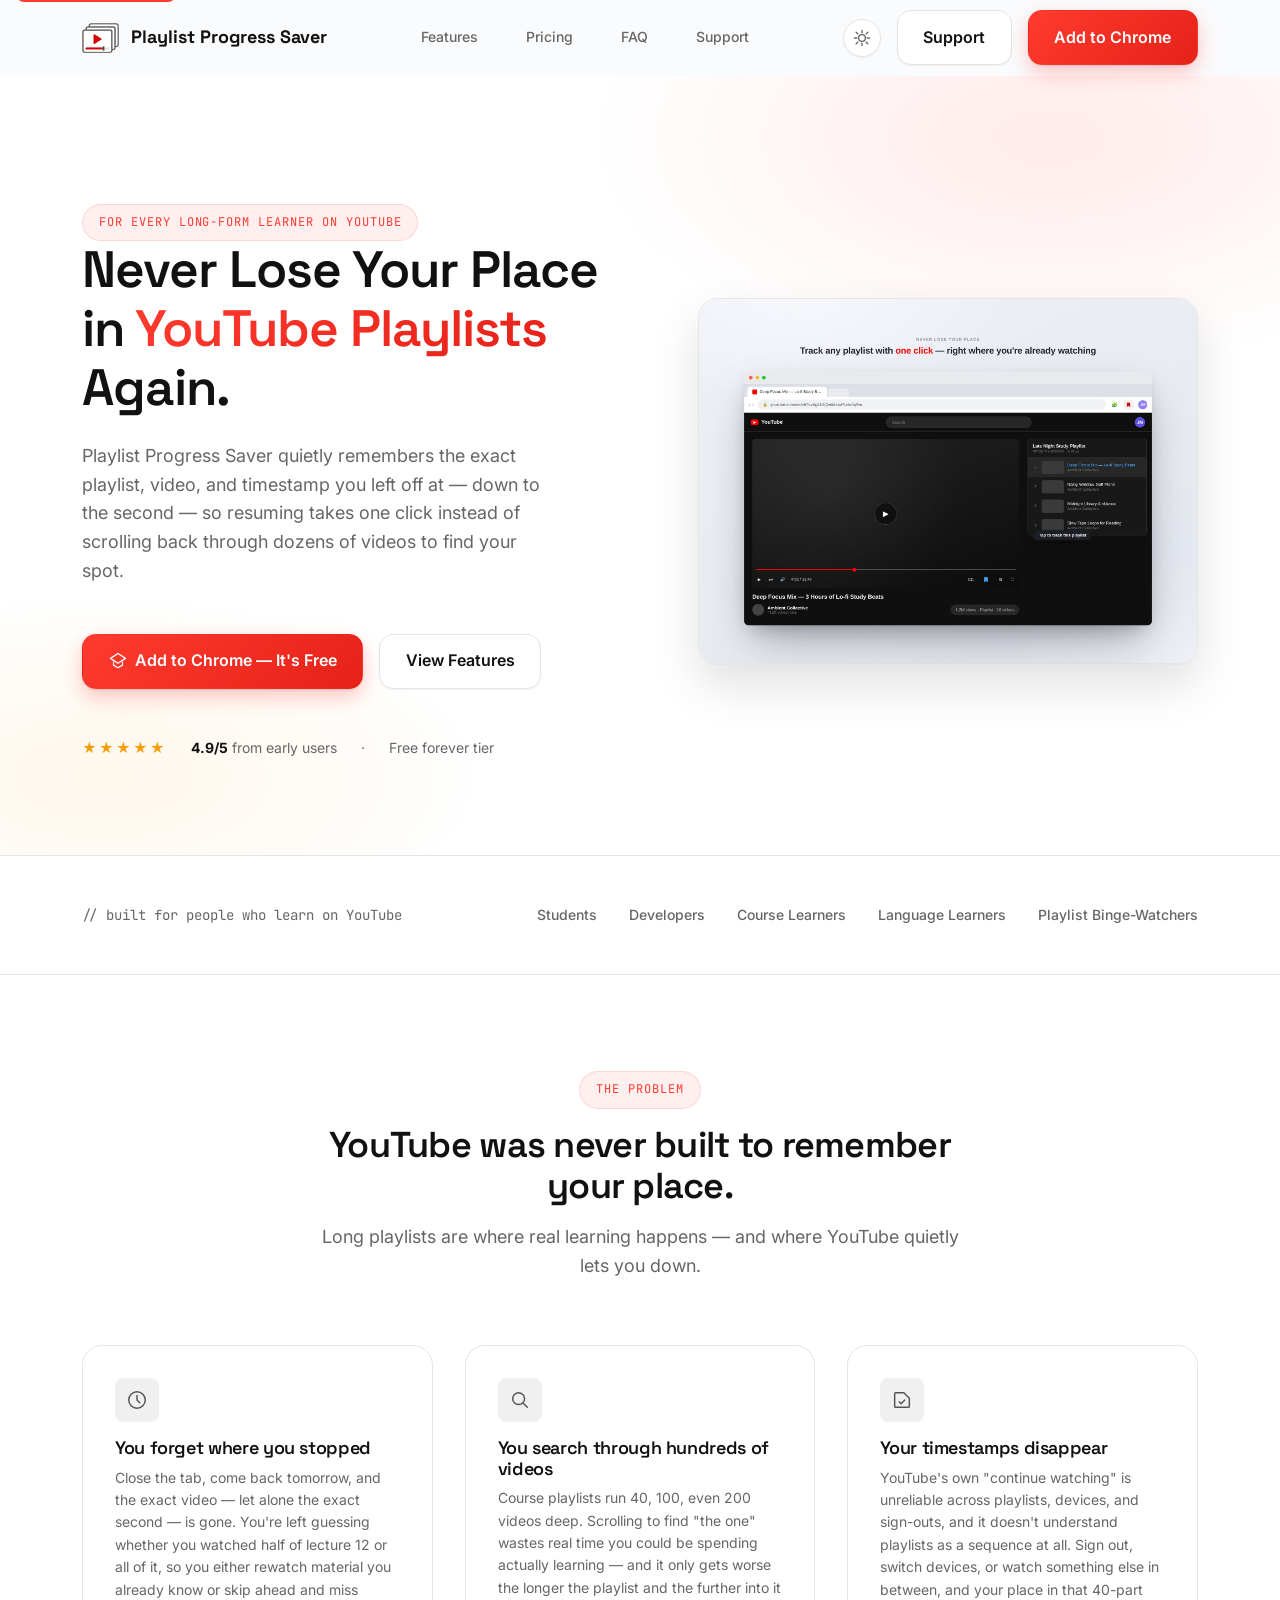
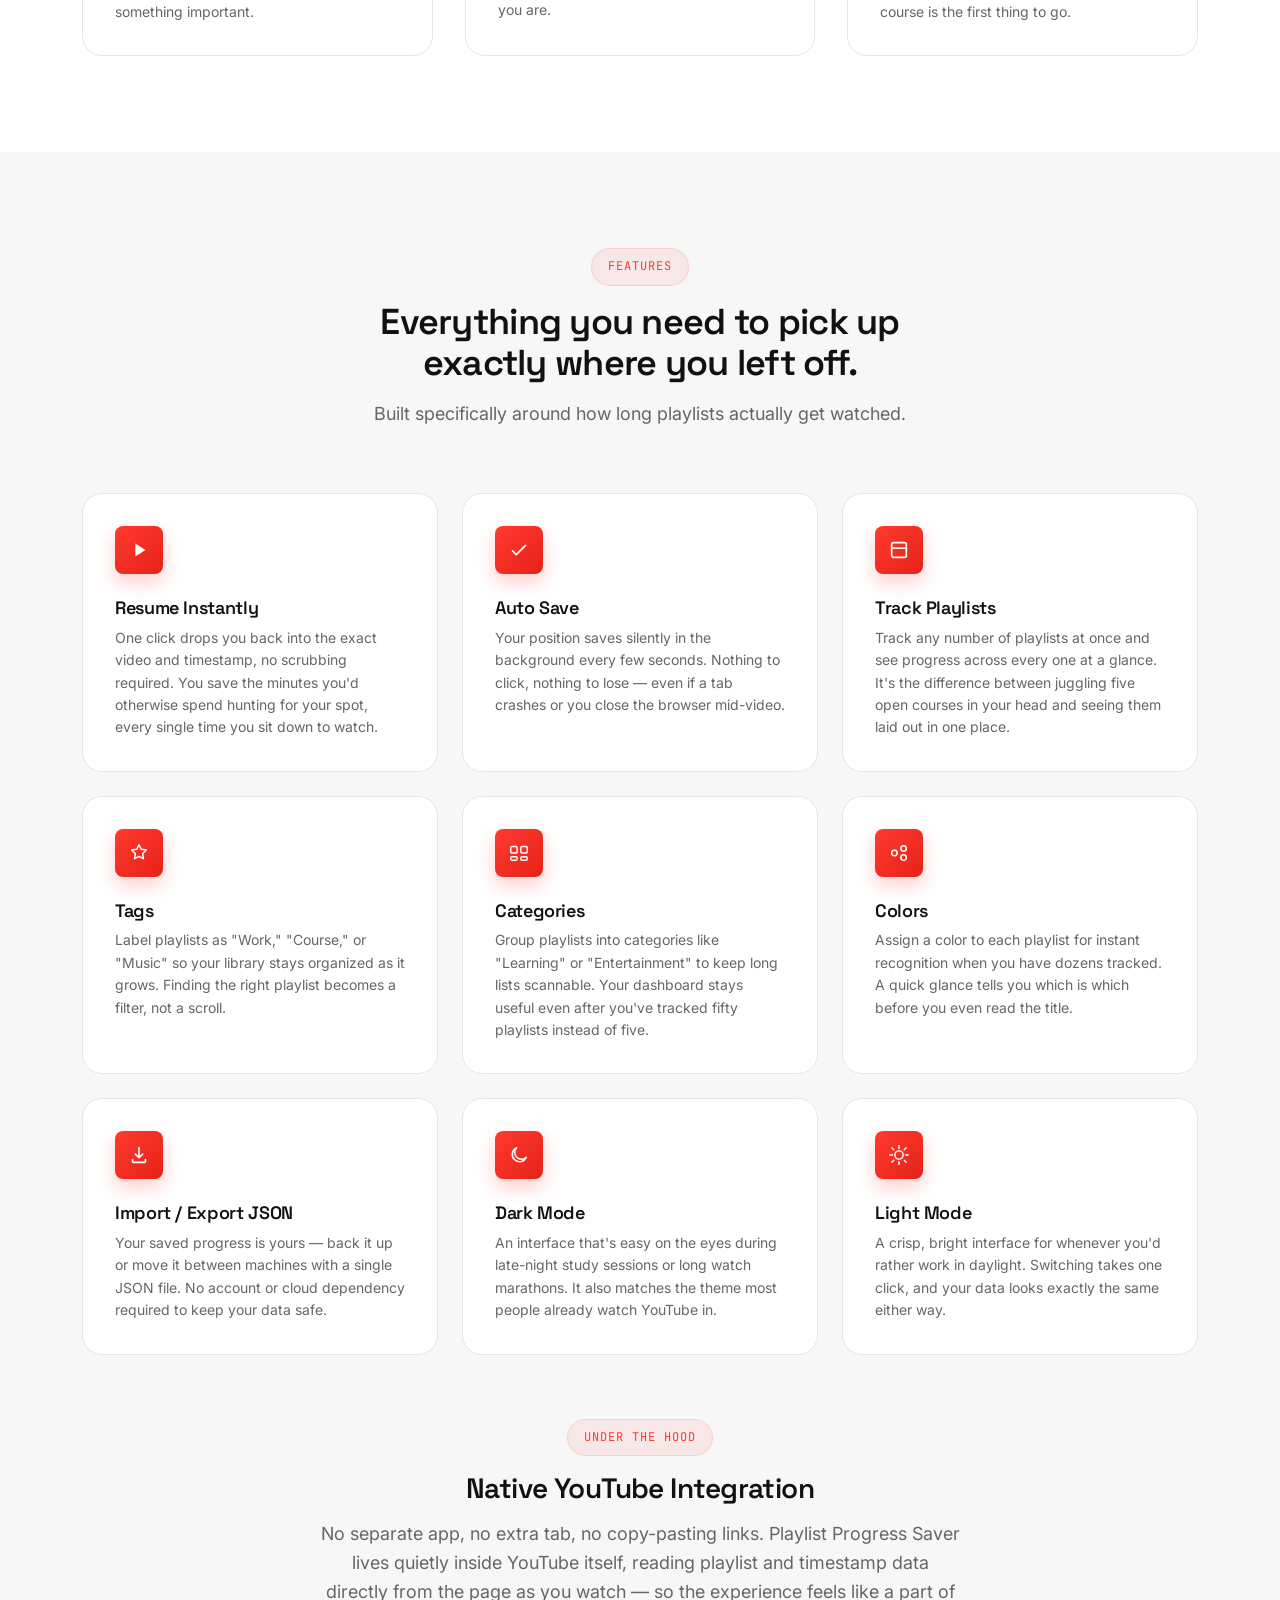
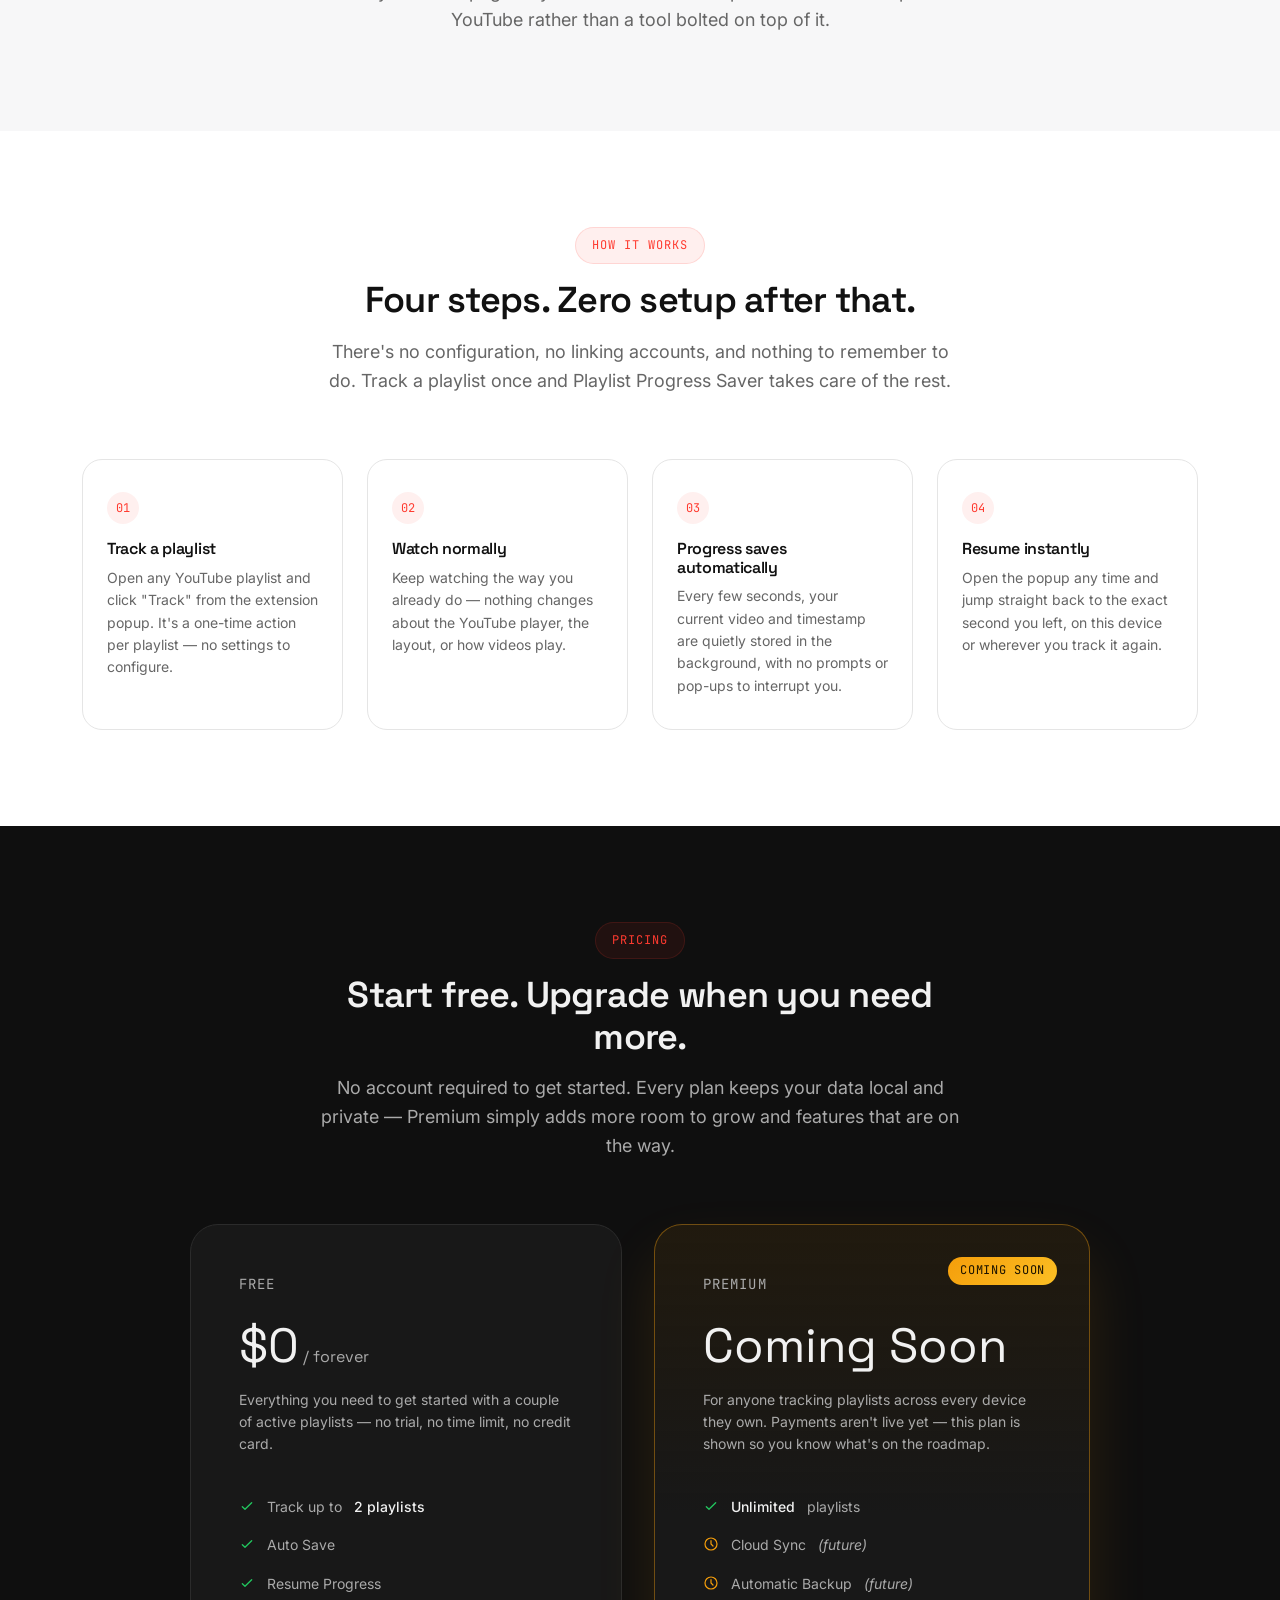
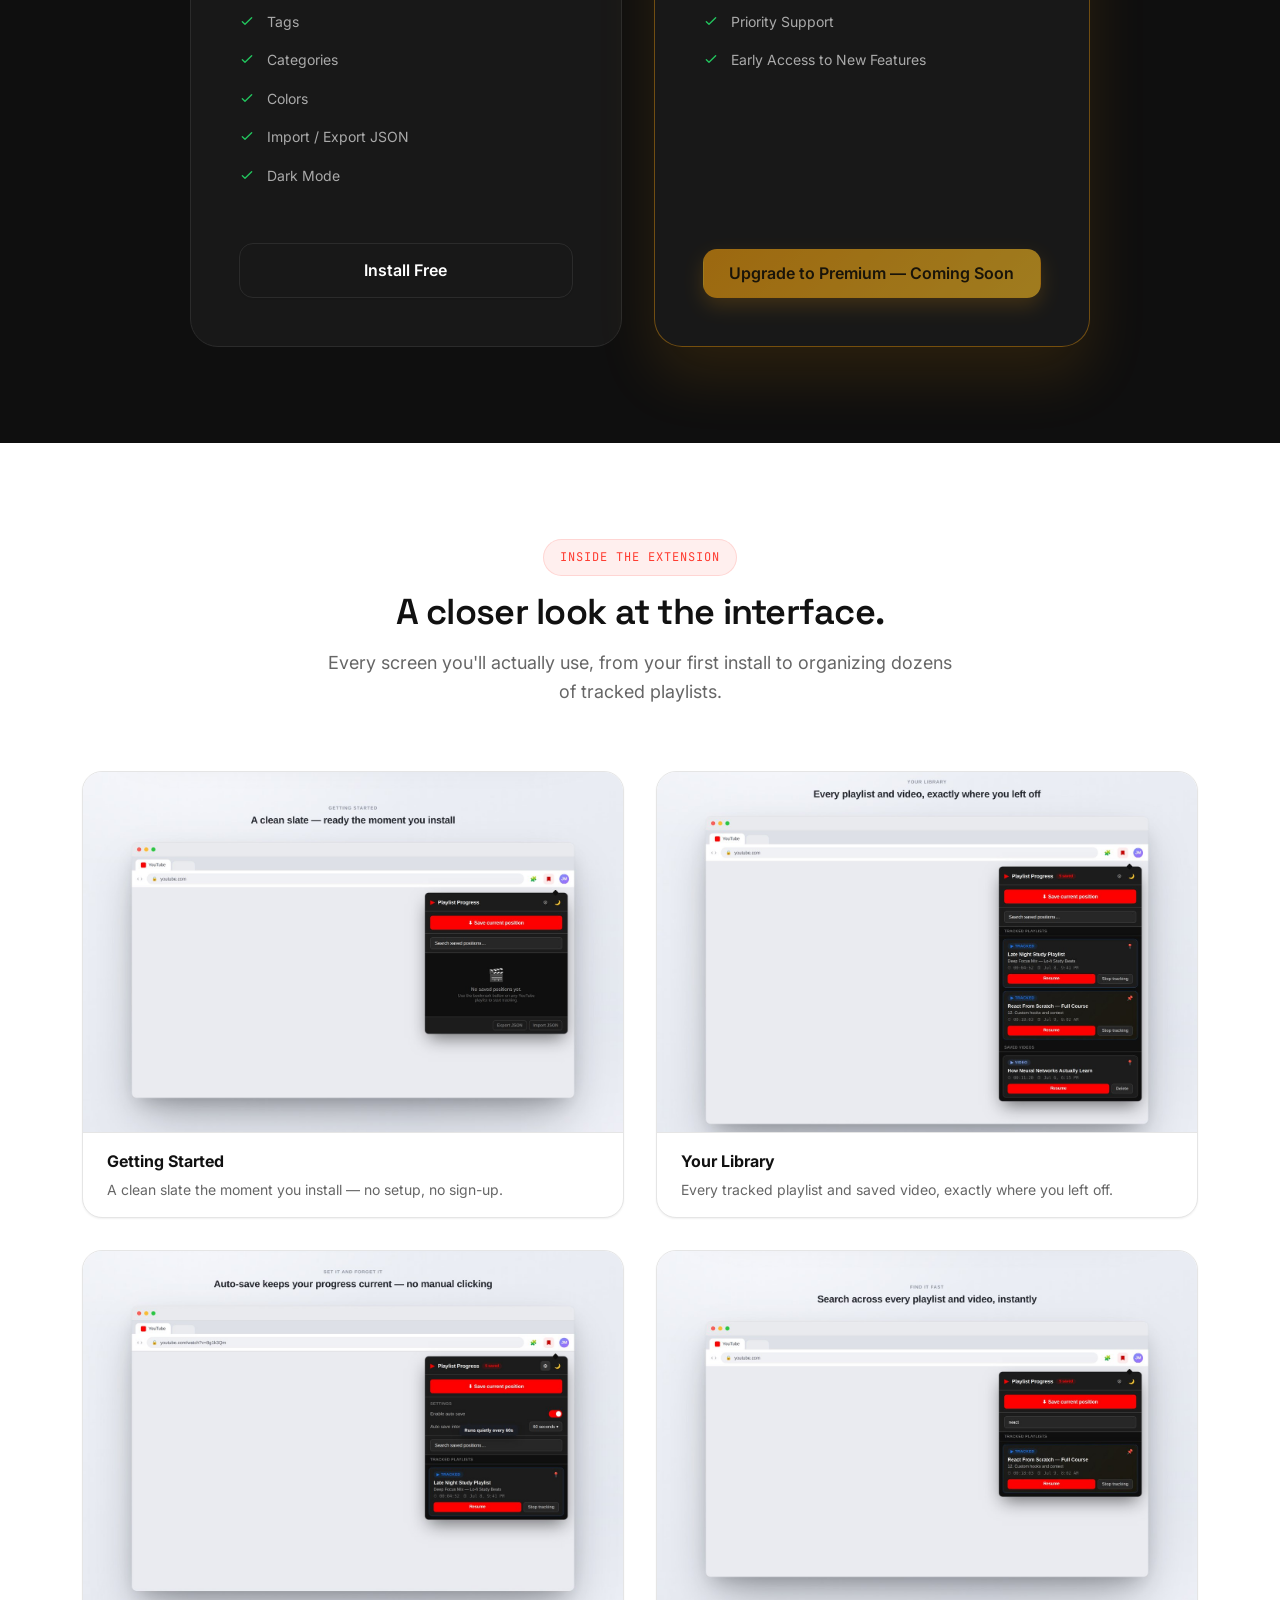
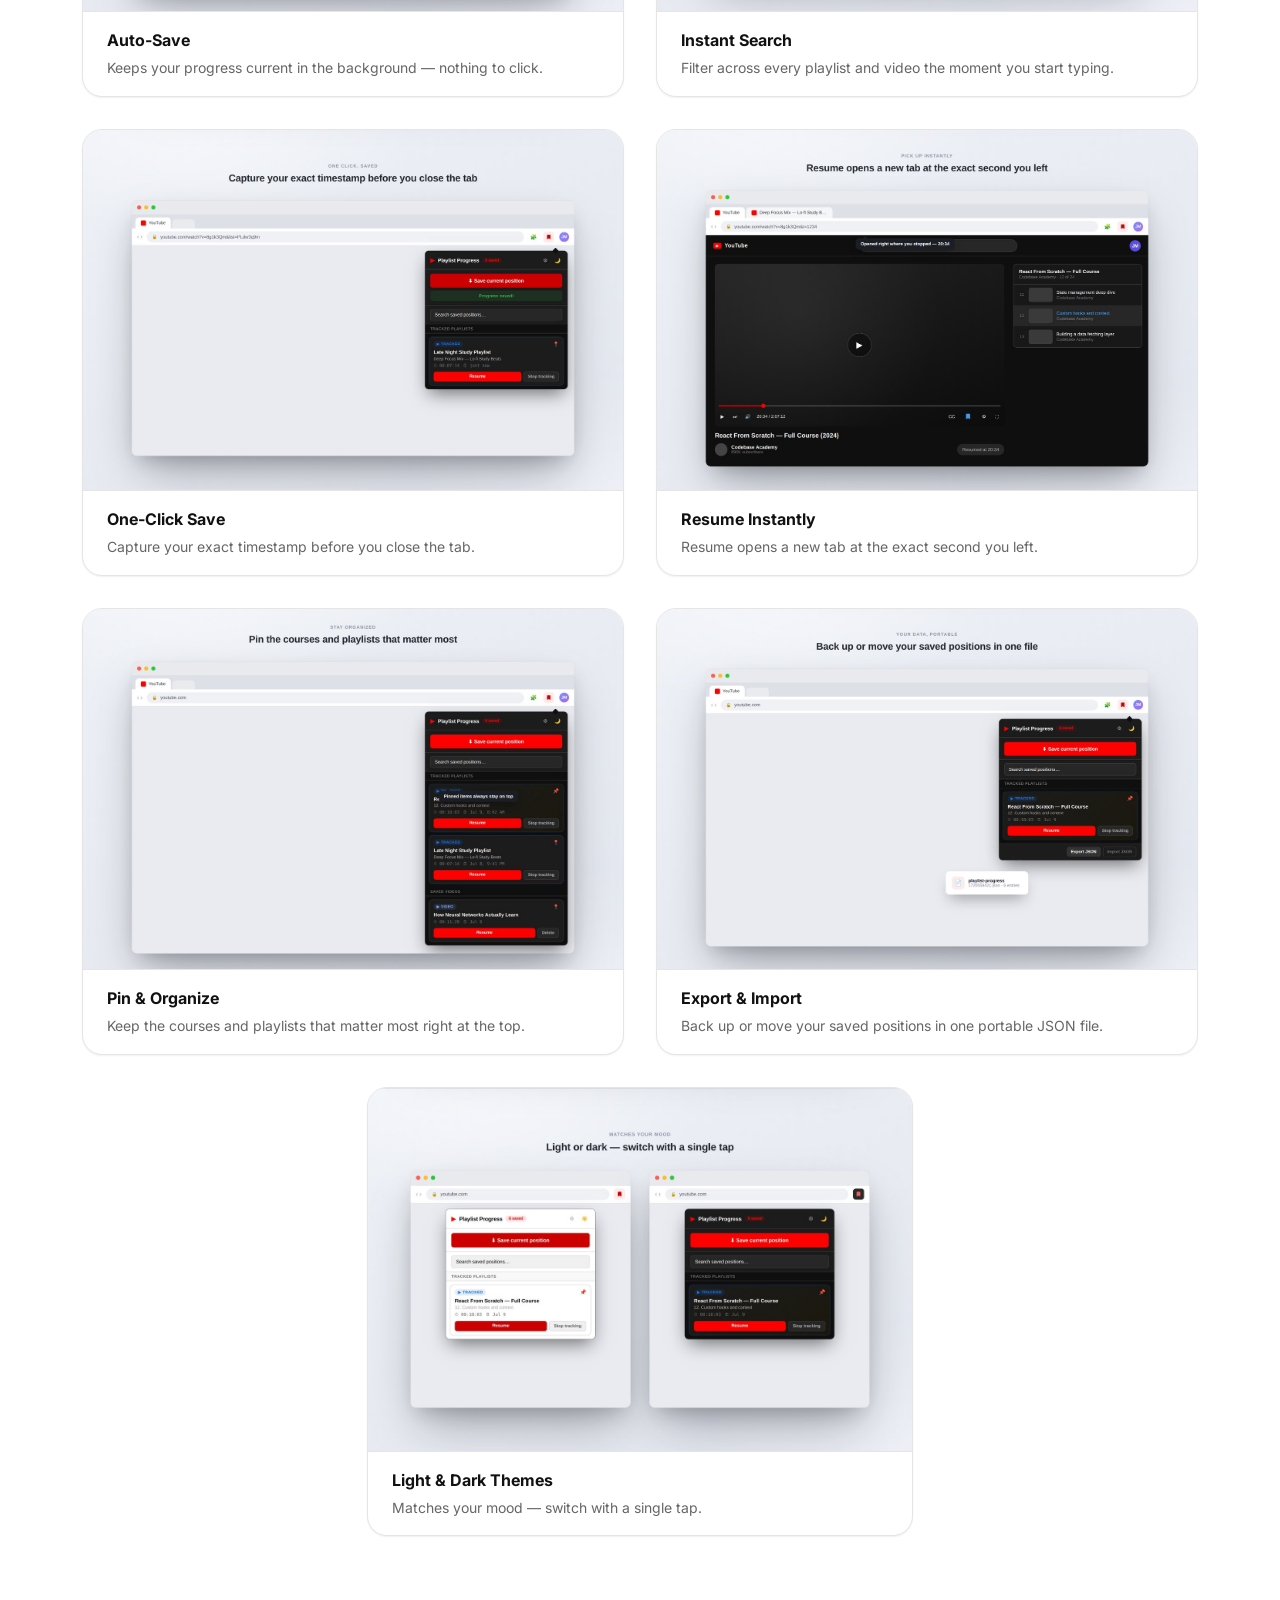
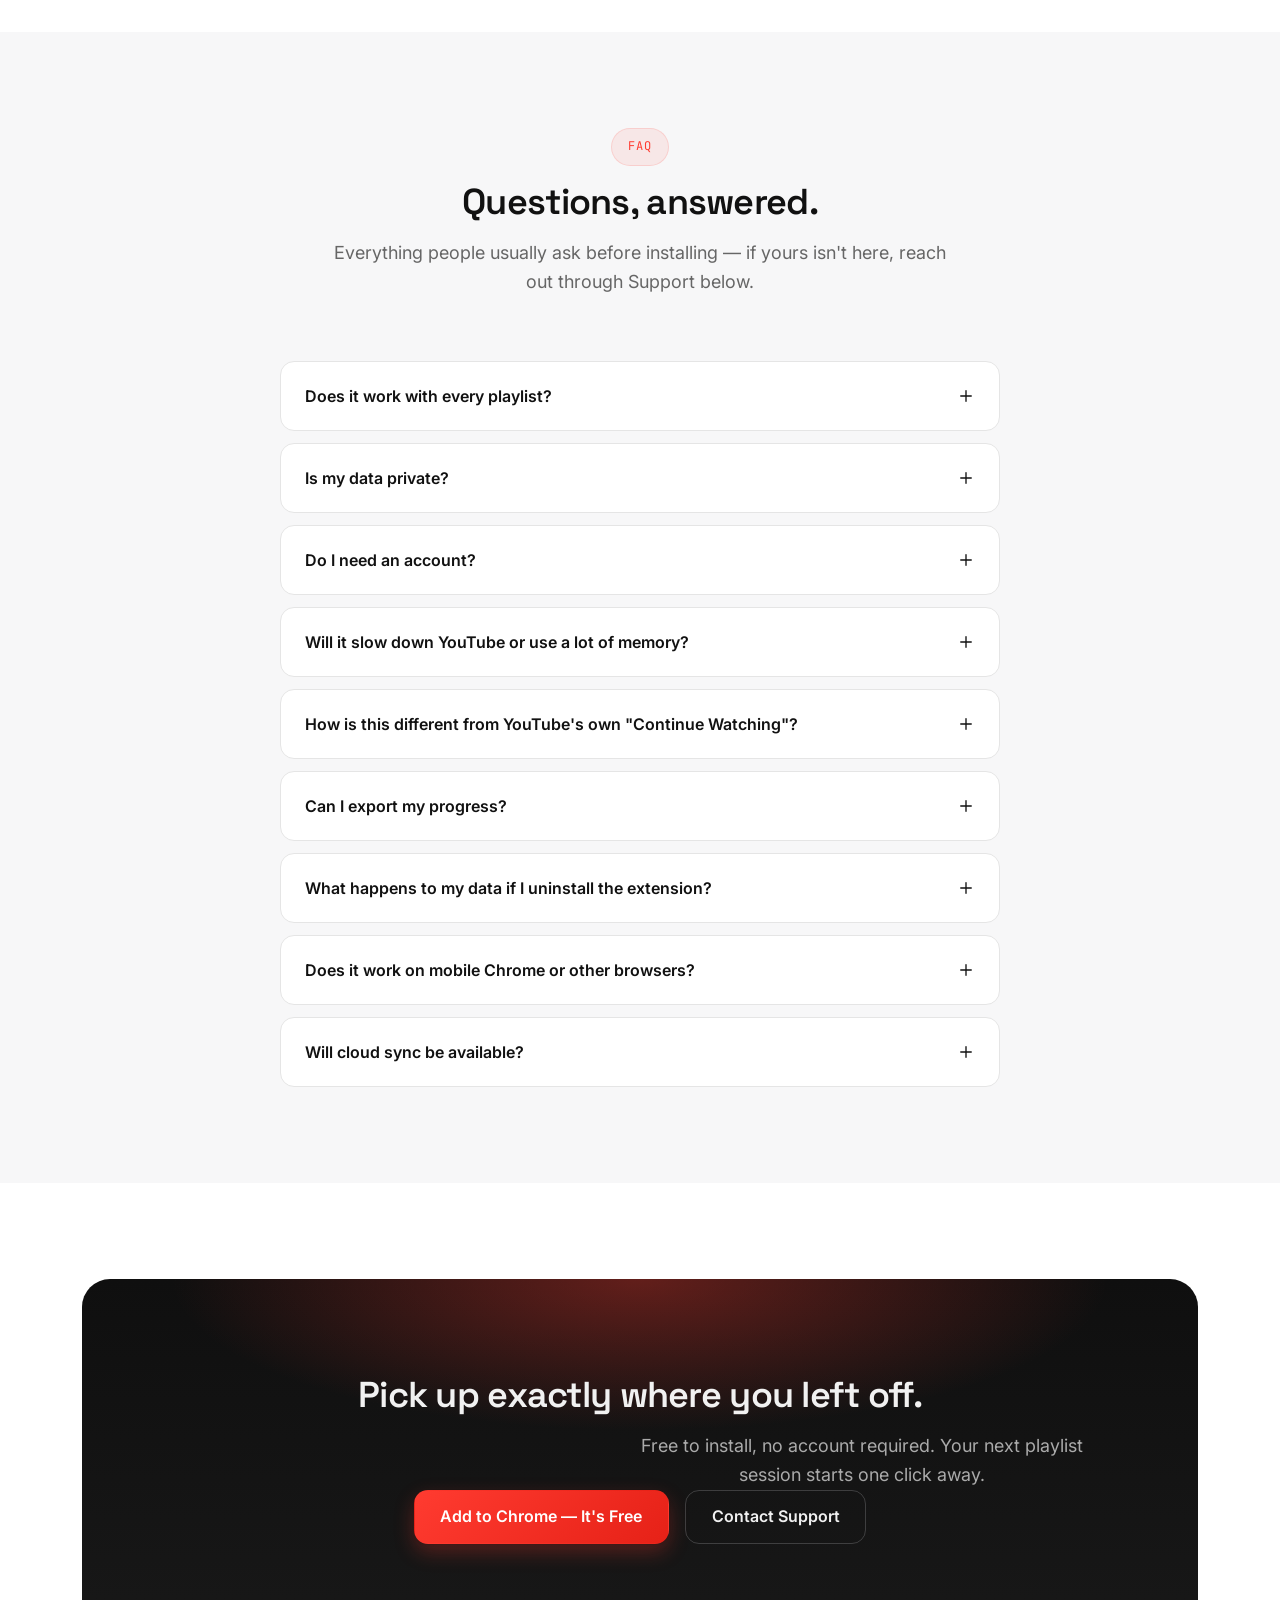
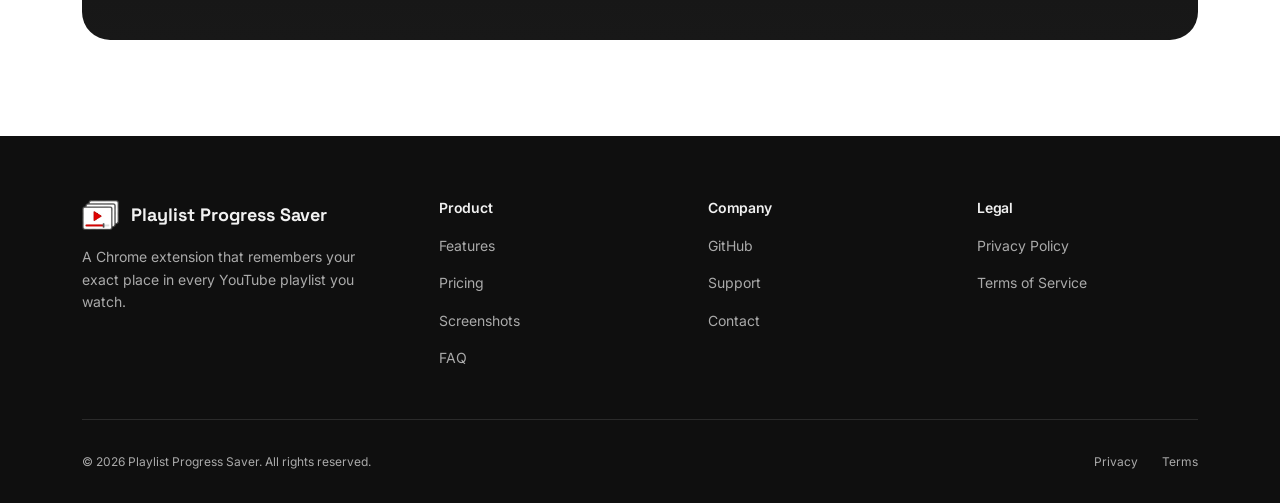
<file: index.html>
<!DOCTYPE html>
<html lang="en">
<head>
  <script>
    document.documentElement.classList.add('js');
    (function () {
      try {
        var stored = localStorage.getItem('pps-theme');
        var theme = stored || (window.matchMedia && window.matchMedia('(prefers-color-scheme: dark)').matches ? 'dark' : 'light');
        document.documentElement.setAttribute('data-theme', theme);
        document.documentElement.style.colorScheme = theme;
      } catch (err) {
        document.documentElement.setAttribute('data-theme', 'light');
      }
    })();
  </script>
  <meta charset="UTF-8" />
  <meta name="viewport" content="width=device-width, initial-scale=1.0" />
  <title>Playlist Progress Saver — Never Lose Your Place in YouTube Playlists</title>
  <meta name="description" content="Playlist Progress Saver is a Chrome extension that remembers your exact playlist, video, and timestamp on YouTube — so you can resume instantly, every time." />
  <meta name="keywords" content="YouTube playlist tracker, resume YouTube video, chrome extension, playlist progress, save timestamp" />
  <meta name="author" content="Playlist Progress Saver" />
  <link rel="canonical" href="https://playlistprogresssaver.com/" />

  <!-- Open Graph -->
  <meta property="og:type" content="website" />
  <meta property="og:title" content="Playlist Progress Saver — Never Lose Your Place in YouTube Playlists" />
  <meta property="og:description" content="Remembers your exact playlist, video, and timestamp — resume instantly, every time." />
  <meta property="og:image" content="assets/images/og-image.png" />
  <meta property="og:url" content="https://playlistprogresssaver.com/" />
  <meta property="og:site_name" content="Playlist Progress Saver" />

  <!-- Twitter -->
  <meta name="twitter:card" content="summary_large_image" />
  <meta name="twitter:title" content="Playlist Progress Saver" />
  <meta name="twitter:description" content="Never lose your place in YouTube playlists again." />
  <meta name="twitter:image" content="assets/images/og-image.png" />

  <!-- Icons -->
  <link rel="icon" href="favicon.ico" sizes="any" />
  <link rel="apple-touch-icon" href="assets/images/apple-touch-icon.png" />
  <link rel="manifest" href="manifest.json" />
  <meta name="theme-color" content="#ff3b30" />

  <!-- Fonts -->
  <link rel="preconnect" href="https://fonts.googleapis.com" />
  <link rel="preconnect" href="https://fonts.gstatic.com" crossorigin />
  <link href="https://fonts.googleapis.com/css2?family=Space+Grotesk:wght@500;600;700&family=Inter:wght@400;500;600;700&family=JetBrains+Mono:wght@400;500&display=swap" rel="stylesheet" />

  <link rel="stylesheet" href="styles.css" />

  <script type="application/ld+json">
  {
    "@context": "https://schema.org",
    "@type": "SoftwareApplication",
    "name": "Playlist Progress Saver",
    "applicationCategory": "BrowserApplication",
    "operatingSystem": "Chrome",
    "offers": {
      "@type": "Offer",
      "price": "0",
      "priceCurrency": "USD"
    },
    "description": "A Chrome extension that remembers your exact playlist, video, and timestamp on YouTube so you can resume instantly."
  }
  </script>
</head>
<body>
  <a class="skip-link" href="#main-content">Skip to content</a>

  <header class="site-header" id="site-header">
    <div class="container nav-inner">
      <a href="#top" class="logo" aria-label="Playlist Progress Saver home">
        <img class="logo-mark" src="assets/images/logo/icon128.png" alt="" width="121" height="99" />
        Playlist Progress Saver
      </a>

      <nav class="nav-links" aria-label="Primary">
        <a href="#features">Features</a>
        <a href="#pricing">Pricing</a>
        <a href="#faq">FAQ</a>
        <a href="#support">Support</a>
      </nav>

      <div class="nav-actions">
        <button class="theme-toggle" id="theme-toggle" type="button" aria-pressed="false" aria-label="Switch to dark mode" title="Toggle dark mode">
          <svg class="theme-icon theme-icon-sun" width="18" height="18" viewBox="0 0 24 24" fill="none" aria-hidden="true"><circle cx="12" cy="12" r="4.5" stroke="currentColor" stroke-width="1.8"/><path d="M12 2v3M12 19v3M4.2 4.2l2.1 2.1M17.7 17.7l2.1 2.1M2 12h3M19 12h3M4.2 19.8l2.1-2.1M17.7 6.3l2.1-2.1" stroke="currentColor" stroke-width="1.8" stroke-linecap="round"/></svg>
          <svg class="theme-icon theme-icon-moon" width="18" height="18" viewBox="0 0 24 24" fill="none" aria-hidden="true"><path d="M20 14.5A8 8 0 119.5 4a6.5 6.5 0 0010.5 10.5z" stroke="currentColor" stroke-width="1.8" stroke-linejoin="round"/></svg>
        </button>
        <a href="#support" class="btn btn-secondary">Support</a>
        <a href="#pricing" class="btn btn-primary">Add to Chrome</a>
        <button class="nav-toggle" id="nav-toggle" aria-label="Toggle menu" aria-expanded="false" aria-controls="site-header">
          <span class="nav-toggle-bar"></span>
          <span class="nav-toggle-bar"></span>
          <span class="nav-toggle-bar"></span>
        </button>
      </div>
    </div>
  </header>

  <main id="main-content">
    <!-- ============================== HERO ============================== -->
    <section class="hero" id="top">
      <div class="container hero-inner">
        <div class="hero-copy">
          <span class="eyebrow">For every long-form learner on YouTube</span>
          <h1>Never Lose Your Place in <span class="highlight">YouTube Playlists</span> Again.</h1>
          <p class="lead">Playlist Progress Saver quietly remembers the exact playlist, video, and timestamp you left off at — down to the second — so resuming takes one click instead of scrolling back through dozens of videos to find your spot.</p>

          <div class="hero-actions">
            <a href="#pricing" class="btn btn-primary">
              <svg width="18" height="18" viewBox="0 0 24 24" fill="none" aria-hidden="true"><path d="M12 2L2 8.5L12 15L22 8.5L12 2Z" stroke="currentColor" stroke-width="1.6" stroke-linejoin="round"/><path d="M6 12.5V17.5L12 21L18 17.5V12.5" stroke="currentColor" stroke-width="1.6" stroke-linejoin="round"/></svg>
              Add to Chrome — It's Free
            </a>
            <a href="#features" class="btn btn-secondary">View Features</a>
          </div>

          <div class="hero-meta">
            <span class="stars" aria-hidden="true">★★★★★</span>
            <span><strong>4.9/5</strong> from early users</span>
            <span>·</span>
            <span>Free forever tier</span>
          </div>
        </div>

        <div class="hero-visual">
          <!-- To swap this screenshot, replace assets/images/screenshots/hero-popup.jpg
               (or update this src) — no other markup changes needed. -->
          <div class="hero-shot">
            <img src="assets/images/screenshots/hero-popup.jpg" alt="Playlist Progress Saver popup open over a YouTube playlist, prompting to track the current playlist" width="1800" height="1321" loading="eager" />
          </div>
        </div>
      </div>
    </section>

    <!-- ============================ TRUST STRIP =========================== -->
    <section class="trust-strip reveal">
      <div class="container">
        <p>// built for people who learn on YouTube</p>
        <div class="trust-audiences">
          <span>Students</span>
          <span>Developers</span>
          <span>Course Learners</span>
          <span>Language Learners</span>
          <span>Playlist Binge-Watchers</span>
        </div>
      </div>
    </section>

    <!-- ============================== PROBLEM ============================= -->
    <section class="problem" id="problem">
      <div class="container">
        <div class="section-heading reveal">
          <span class="eyebrow">The problem</span>
          <h2>YouTube was never built to remember your place.</h2>
          <p>Long playlists are where real learning happens — and where YouTube quietly lets you down.</p>
        </div>

        <div class="problem-grid">
          <div class="problem-card reveal">
            <div class="problem-icon">
              <svg width="22" height="22" viewBox="0 0 24 24" fill="none" aria-hidden="true"><circle cx="12" cy="12" r="9" stroke="currentColor" stroke-width="1.6"/><path d="M12 7v5l3 3" stroke="currentColor" stroke-width="1.6" stroke-linecap="round"/></svg>
            </div>
            <h3>You forget where you stopped</h3>
            <p>Close the tab, come back tomorrow, and the exact video — let alone the exact second — is gone. You're left guessing whether you watched half of lecture 12 or all of it, so you either rewatch material you already know or skip ahead and miss something important.</p>
          </div>
          <div class="problem-card reveal">
            <div class="problem-icon">
              <svg width="22" height="22" viewBox="0 0 24 24" fill="none" aria-hidden="true"><circle cx="10.5" cy="10.5" r="6.5" stroke="currentColor" stroke-width="1.6"/><path d="M20 20l-4.5-4.5" stroke="currentColor" stroke-width="1.6" stroke-linecap="round"/></svg>
            </div>
            <h3>You search through hundreds of videos</h3>
            <p>Course playlists run 40, 100, even 200 videos deep. Scrolling to find "the one" wastes real time you could be spending actually learning — and it only gets worse the longer the playlist and the further into it you are.</p>
          </div>
          <div class="problem-card reveal">
            <div class="problem-icon">
              <svg width="22" height="22" viewBox="0 0 24 24" fill="none" aria-hidden="true"><path d="M4 19V5a1 1 0 011-1h9l6 6v9a1 1 0 01-1 1H5a1 1 0 01-1-1z" stroke="currentColor" stroke-width="1.6" stroke-linejoin="round"/><path d="M9 14l2 2 4-4" stroke="currentColor" stroke-width="1.6" stroke-linecap="round" stroke-linejoin="round"/></svg>
            </div>
            <h3>Your timestamps disappear</h3>
            <p>YouTube's own "continue watching" is unreliable across playlists, devices, and sign-outs, and it doesn't understand playlists as a sequence at all. Sign out, switch devices, or watch something else in between, and your place in that 40-part course is the first thing to go.</p>
          </div>
        </div>
      </div>
    </section>

    <!-- ============================== FEATURES ============================ -->
    <section class="features" id="features">
      <div class="container">
        <div class="section-heading reveal">
          <span class="eyebrow">Features</span>
          <h2>Everything you need to pick up exactly where you left off.</h2>
          <p>Built specifically around how long playlists actually get watched.</p>
        </div>

        <div class="features-grid">
          <div class="feature-card reveal">
            <div class="feature-icon">
              <svg width="22" height="22" viewBox="0 0 24 24" fill="none" aria-hidden="true"><path d="M8 5v14l11-7L8 5z" fill="white"/></svg>
            </div>
            <h3>Resume Instantly</h3>
            <p>One click drops you back into the exact video and timestamp, no scrubbing required. You save the minutes you'd otherwise spend hunting for your spot, every single time you sit down to watch.</p>
          </div>
          <div class="feature-card reveal">
            <div class="feature-icon">
              <svg width="22" height="22" viewBox="0 0 24 24" fill="none" aria-hidden="true"><path d="M5 13l4 4L19 7" stroke="white" stroke-width="2" stroke-linecap="round" stroke-linejoin="round"/></svg>
            </div>
            <h3>Auto Save</h3>
            <p>Your position saves silently in the background every few seconds. Nothing to click, nothing to lose — even if a tab crashes or you close the browser mid-video.</p>
          </div>
          <div class="feature-card reveal">
            <div class="feature-icon">
              <svg width="22" height="22" viewBox="0 0 24 24" fill="none" aria-hidden="true"><rect x="4" y="4" width="16" height="16" rx="2" stroke="white" stroke-width="1.8"/><path d="M4 10h16" stroke="white" stroke-width="1.8"/></svg>
            </div>
            <h3>Track Playlists</h3>
            <p>Track any number of playlists at once and see progress across every one at a glance. It's the difference between juggling five open courses in your head and seeing them laid out in one place.</p>
          </div>
          <div class="feature-card reveal">
            <div class="feature-icon">
              <svg width="22" height="22" viewBox="0 0 24 24" fill="none" aria-hidden="true"><path d="M12 3l2.5 5 5.5.8-4 3.9.9 5.5L12 15.8 7.1 18.2l.9-5.5-4-3.9L9.5 8 12 3z" stroke="white" stroke-width="1.6" stroke-linejoin="round"/></svg>
            </div>
            <h3>Tags</h3>
            <p>Label playlists as "Work," "Course," or "Music" so your library stays organized as it grows. Finding the right playlist becomes a filter, not a scroll.</p>
          </div>
          <div class="feature-card reveal">
            <div class="feature-icon">
              <svg width="22" height="22" viewBox="0 0 24 24" fill="none" aria-hidden="true"><rect x="3" y="5" width="7" height="7" rx="1.5" stroke="white" stroke-width="1.6"/><rect x="14" y="5" width="7" height="7" rx="1.5" stroke="white" stroke-width="1.6"/><rect x="3" y="16" width="7" height="4" rx="1.5" stroke="white" stroke-width="1.6"/><rect x="14" y="16" width="7" height="4" rx="1.5" stroke="white" stroke-width="1.6"/></svg>
            </div>
            <h3>Categories</h3>
            <p>Group playlists into categories like "Learning" or "Entertainment" to keep long lists scannable. Your dashboard stays useful even after you've tracked fifty playlists instead of five.</p>
          </div>
          <div class="feature-card reveal">
            <div class="feature-icon">
              <svg width="22" height="22" viewBox="0 0 24 24" fill="none" aria-hidden="true"><circle cx="7" cy="12" r="3" stroke="white" stroke-width="1.6"/><circle cx="17" cy="7" r="3" stroke="white" stroke-width="1.6"/><circle cx="17" cy="17" r="3" stroke="white" stroke-width="1.6"/></svg>
            </div>
            <h3>Colors</h3>
            <p>Assign a color to each playlist for instant recognition when you have dozens tracked. A quick glance tells you which is which before you even read the title.</p>
          </div>
          <div class="feature-card reveal">
            <div class="feature-icon">
              <svg width="22" height="22" viewBox="0 0 24 24" fill="none" aria-hidden="true"><path d="M12 4v11m0 0l-4-4m4 4l4-4" stroke="white" stroke-width="1.8" stroke-linecap="round" stroke-linejoin="round"/><path d="M5 17v2a1 1 0 001 1h12a1 1 0 001-1v-2" stroke="white" stroke-width="1.8" stroke-linecap="round"/></svg>
            </div>
            <h3>Import / Export JSON</h3>
            <p>Your saved progress is yours — back it up or move it between machines with a single JSON file. No account or cloud dependency required to keep your data safe.</p>
          </div>
          <div class="feature-card reveal">
            <div class="feature-icon">
              <svg width="22" height="22" viewBox="0 0 24 24" fill="none" aria-hidden="true"><path d="M20 14.5A8 8 0 119.5 4a6.5 6.5 0 0010.5 10.5z" stroke="white" stroke-width="1.6" stroke-linejoin="round"/></svg>
            </div>
            <h3>Dark Mode</h3>
            <p>An interface that's easy on the eyes during late-night study sessions or long watch marathons. It also matches the theme most people already watch YouTube in.</p>
          </div>
          <div class="feature-card reveal">
            <div class="feature-icon">
              <svg width="22" height="22" viewBox="0 0 24 24" fill="none" aria-hidden="true"><circle cx="12" cy="12" r="4.5" stroke="white" stroke-width="1.6"/><path d="M12 2v3M12 19v3M4.2 4.2l2.1 2.1M17.7 17.7l2.1 2.1M2 12h3M19 12h3M4.2 19.8l2.1-2.1M17.7 6.3l2.1-2.1" stroke="white" stroke-width="1.6" stroke-linecap="round"/></svg>
            </div>
            <h3>Light Mode</h3>
            <p>A crisp, bright interface for whenever you'd rather work in daylight. Switching takes one click, and your data looks exactly the same either way.</p>
          </div>
        </div>

        <div class="section-heading reveal" style="margin-top: var(--space-10); margin-bottom: 0;">
          <span class="eyebrow">Under the hood</span>
          <h2 style="font-size: var(--text-2xl);">Native YouTube Integration</h2>
          <p>No separate app, no extra tab, no copy-pasting links. Playlist Progress Saver lives quietly inside YouTube itself, reading playlist and timestamp data directly from the page as you watch — so the experience feels like a part of YouTube rather than a tool bolted on top of it.</p>
        </div>
      </div>
    </section>

    <!-- ============================ HOW IT WORKS ========================== -->
    <section class="how-it-works" id="how-it-works">
      <div class="container">
        <div class="section-heading reveal">
          <span class="eyebrow">How it works</span>
          <h2>Four steps. Zero setup after that.</h2>
          <p>There's no configuration, no linking accounts, and nothing to remember to do. Track a playlist once and Playlist Progress Saver takes care of the rest.</p>
        </div>

        <div class="steps-grid">
          <div class="step-card reveal">
            <div class="step-index">01</div>
            <h3>Track a playlist</h3>
            <p>Open any YouTube playlist and click "Track" from the extension popup. It's a one-time action per playlist — no settings to configure.</p>
          </div>
          <div class="step-card reveal">
            <div class="step-index">02</div>
            <h3>Watch normally</h3>
            <p>Keep watching the way you already do — nothing changes about the YouTube player, the layout, or how videos play.</p>
          </div>
          <div class="step-card reveal">
            <div class="step-index">03</div>
            <h3>Progress saves automatically</h3>
            <p>Every few seconds, your current video and timestamp are quietly stored in the background, with no prompts or pop-ups to interrupt you.</p>
          </div>
          <div class="step-card reveal">
            <div class="step-index">04</div>
            <h3>Resume instantly</h3>
            <p>Open the popup any time and jump straight back to the exact second you left, on this device or wherever you track it again.</p>
          </div>
        </div>
      </div>
    </section>

    <!-- ============================== PRICING ============================= -->
    <section class="pricing" id="pricing">
      <div class="container">
        <div class="section-heading reveal">
          <span class="eyebrow">Pricing</span>
          <h2>Start free. Upgrade when you need more.</h2>
          <p>No account required to get started. Every plan keeps your data local and private — Premium simply adds more room to grow and features that are on the way.</p>
        </div>

        <div class="pricing-grid">
          <div class="price-card reveal">
            <span class="price-plan-name">Free</span>
            <div class="price-value">$0<span> / forever</span></div>
            <p class="price-note">Everything you need to get started with a couple of active playlists — no trial, no time limit, no credit card.</p>
            <ul class="price-features">
              <li><svg width="16" height="16" viewBox="0 0 24 24" fill="none"><path d="M5 13l4 4L19 7" stroke="currentColor" stroke-width="2" stroke-linecap="round" stroke-linejoin="round"/></svg> Track up to <strong>2 playlists</strong></li>
              <li><svg width="16" height="16" viewBox="0 0 24 24" fill="none"><path d="M5 13l4 4L19 7" stroke="currentColor" stroke-width="2" stroke-linecap="round" stroke-linejoin="round"/></svg> Auto Save</li>
              <li><svg width="16" height="16" viewBox="0 0 24 24" fill="none"><path d="M5 13l4 4L19 7" stroke="currentColor" stroke-width="2" stroke-linecap="round" stroke-linejoin="round"/></svg> Resume Progress</li>
              <li><svg width="16" height="16" viewBox="0 0 24 24" fill="none"><path d="M5 13l4 4L19 7" stroke="currentColor" stroke-width="2" stroke-linecap="round" stroke-linejoin="round"/></svg> Tags</li>
              <li><svg width="16" height="16" viewBox="0 0 24 24" fill="none"><path d="M5 13l4 4L19 7" stroke="currentColor" stroke-width="2" stroke-linecap="round" stroke-linejoin="round"/></svg> Categories</li>
              <li><svg width="16" height="16" viewBox="0 0 24 24" fill="none"><path d="M5 13l4 4L19 7" stroke="currentColor" stroke-width="2" stroke-linecap="round" stroke-linejoin="round"/></svg> Colors</li>
              <li><svg width="16" height="16" viewBox="0 0 24 24" fill="none"><path d="M5 13l4 4L19 7" stroke="currentColor" stroke-width="2" stroke-linecap="round" stroke-linejoin="round"/></svg> Import / Export JSON</li>
              <li><svg width="16" height="16" viewBox="0 0 24 24" fill="none"><path d="M5 13l4 4L19 7" stroke="currentColor" stroke-width="2" stroke-linecap="round" stroke-linejoin="round"/></svg> Dark Mode</li>
            </ul>
            <a href="#" class="btn btn-secondary btn-block" style="background: transparent; color: #fff; border-color: var(--color-dark-border);">Install Free</a>
          </div>

          <div class="price-card is-premium reveal">
            <span class="premium-badge">Coming Soon</span>
            <span class="price-plan-name">Premium</span>
            <div class="price-value">Coming Soon</div>
            <p class="price-note">For anyone tracking playlists across every device they own. Payments aren't live yet — this plan is shown so you know what's on the roadmap.</p>
            <ul class="price-features">
              <li><svg width="16" height="16" viewBox="0 0 24 24" fill="none"><path d="M5 13l4 4L19 7" stroke="currentColor" stroke-width="2" stroke-linecap="round" stroke-linejoin="round"/></svg> <strong>Unlimited</strong> playlists</li>
              <li class="is-future"><svg width="16" height="16" viewBox="0 0 24 24" fill="none"><circle cx="12" cy="12" r="9" stroke="currentColor" stroke-width="1.8"/><path d="M12 7v5l3 3" stroke="currentColor" stroke-width="1.8" stroke-linecap="round"/></svg> Cloud Sync <em>(future)</em></li>
              <li class="is-future"><svg width="16" height="16" viewBox="0 0 24 24" fill="none"><circle cx="12" cy="12" r="9" stroke="currentColor" stroke-width="1.8"/><path d="M12 7v5l3 3" stroke="currentColor" stroke-width="1.8" stroke-linecap="round"/></svg> Automatic Backup <em>(future)</em></li>
              <li><svg width="16" height="16" viewBox="0 0 24 24" fill="none"><path d="M5 13l4 4L19 7" stroke="currentColor" stroke-width="2" stroke-linecap="round" stroke-linejoin="round"/></svg> Priority Support</li>
              <li><svg width="16" height="16" viewBox="0 0 24 24" fill="none"><path d="M5 13l4 4L19 7" stroke="currentColor" stroke-width="2" stroke-linecap="round" stroke-linejoin="round"/></svg> Early Access to New Features</li>
            </ul>
            <button class="btn btn-premium btn-block is-disabled" disabled>Upgrade to Premium — Coming Soon</button>
          </div>
        </div>
      </div>
    </section>

    <!-- ============================ SCREENSHOTS =========================== -->
    <!-- Each card's image lives at assets/images/screenshots/<name>.jpg — to swap
         in a new screenshot later, replace the file at that path (or update the
         src below); the card markup, sizing, and layout never need to change. -->
    <section class="screenshots" id="screenshots">
      <div class="container">
        <div class="section-heading reveal">
          <span class="eyebrow">Inside the extension</span>
          <h2>A closer look at the interface.</h2>
          <p>Every screen you'll actually use, from your first install to organizing dozens of tracked playlists.</p>
        </div>

        <div class="screens-grid">
          <div class="screen-card reveal">
            <div class="screen-body">
              <img src="assets/images/screenshots/getting-started.jpg" alt="Screenshot of the empty extension popup shown right after installing, with a Save current position button and an empty state message" width="1400" height="973" loading="lazy" />
            </div>
            <div class="screen-caption"><strong>Getting Started</strong>A clean slate the moment you install — no setup, no sign-up.</div>
          </div>

          <div class="screen-card reveal">
            <div class="screen-body">
              <img src="assets/images/screenshots/your-library.jpg" alt="Screenshot of the extension popup dashboard listing tracked playlists and saved videos with their progress" width="1400" height="1109" loading="lazy" />
            </div>
            <div class="screen-caption"><strong>Your Library</strong>Every tracked playlist and saved video, exactly where you left off.</div>
          </div>

          <div class="screen-card reveal">
            <div class="screen-body">
              <img src="assets/images/screenshots/auto-save.jpg" alt="Screenshot of the settings panel with auto-save enabled and a configurable save interval" width="1400" height="1050" loading="lazy" />
            </div>
            <div class="screen-caption"><strong>Auto-Save</strong>Keeps your progress current in the background — nothing to click.</div>
          </div>

          <div class="screen-card reveal">
            <div class="screen-body">
              <img src="assets/images/screenshots/instant-search.jpg" alt="Screenshot of the popup search field filtering tracked playlists in real time" width="1400" height="973" loading="lazy" />
            </div>
            <div class="screen-caption"><strong>Instant Search</strong>Filter across every playlist and video the moment you start typing.</div>
          </div>

          <div class="screen-card reveal">
            <div class="screen-body">
              <img src="assets/images/screenshots/one-click-save.jpg" alt="Screenshot of the popup confirming that the current playlist position was saved successfully" width="1400" height="973" loading="lazy" />
            </div>
            <div class="screen-caption"><strong>One-Click Save</strong>Capture your exact timestamp before you close the tab.</div>
          </div>

          <div class="screen-card reveal">
            <div class="screen-body">
              <img src="assets/images/screenshots/resume-instantly.jpg" alt="Screenshot of a YouTube tab that has just been reopened at the exact saved timestamp" width="1400" height="1027" loading="lazy" />
            </div>
            <div class="screen-caption"><strong>Resume Instantly</strong>Resume opens a new tab at the exact second you left.</div>
          </div>

          <div class="screen-card reveal">
            <div class="screen-body">
              <img src="assets/images/screenshots/pin-organize.jpg" alt="Screenshot of the popup with a tracked playlist pinned to the top of the list" width="1400" height="1070" loading="lazy" />
            </div>
            <div class="screen-caption"><strong>Pin &amp; Organize</strong>Keep the courses and playlists that matter most right at the top.</div>
          </div>

          <div class="screen-card reveal">
            <div class="screen-body">
              <img src="assets/images/screenshots/export-import.jpg" alt="Screenshot of the popup exporting saved playlist progress to a downloadable JSON file" width="1400" height="1031" loading="lazy" />
            </div>
            <div class="screen-caption"><strong>Export &amp; Import</strong>Back up or move your saved positions in one portable JSON file.</div>
          </div>

          <div class="screen-card reveal">
            <div class="screen-body">
              <img src="assets/images/screenshots/light-dark-theme.jpg" alt="Screenshot comparing the extension popup in light mode and dark mode side by side" width="1400" height="898" loading="lazy" />
            </div>
            <div class="screen-caption"><strong>Light &amp; Dark Themes</strong>Matches your mood — switch with a single tap.</div>
          </div>
        </div>
      </div>
    </section>

    <!-- ================================ FAQ =============================== -->
    <section class="faq" id="faq">
      <div class="container">
        <div class="section-heading reveal">
          <span class="eyebrow">FAQ</span>
          <h2>Questions, answered.</h2>
          <p>Everything people usually ask before installing — if yours isn't here, reach out through Support below.</p>
        </div>

        <div class="faq-list">
          <div class="faq-item reveal">
            <button class="faq-question" aria-expanded="false">
              Does it work with every playlist?
              <svg class="faq-icon" width="18" height="18" viewBox="0 0 24 24" fill="none" aria-hidden="true"><path d="M12 5v14M5 12h14" stroke="currentColor" stroke-width="1.8" stroke-linecap="round"/></svg>
            </button>
            <div class="faq-answer">
              <p>Yes. Playlist Progress Saver works with any public or unlisted YouTube playlist, including course playlists, music playlists, and personal "Watch Later" lists.</p>
            </div>
          </div>
          <div class="faq-item reveal">
            <button class="faq-question" aria-expanded="false">
              Is my data private?
              <svg class="faq-icon" width="18" height="18" viewBox="0 0 24 24" fill="none" aria-hidden="true"><path d="M12 5v14M5 12h14" stroke="currentColor" stroke-width="1.8" stroke-linecap="round"/></svg>
            </button>
            <div class="faq-answer">
              <p>Your playlist and timestamp data is stored locally in your browser by default. Nothing is sent to a server unless you explicitly enable a future sync feature.</p>
            </div>
          </div>
          <div class="faq-item reveal">
            <button class="faq-question" aria-expanded="false">
              Do I need an account?
              <svg class="faq-icon" width="18" height="18" viewBox="0 0 24 24" fill="none" aria-hidden="true"><path d="M12 5v14M5 12h14" stroke="currentColor" stroke-width="1.8" stroke-linecap="round"/></svg>
            </button>
            <div class="faq-answer">
              <p>No. Install the extension and start tracking playlists immediately — no sign-up, no email, no password.</p>
            </div>
          </div>
          <div class="faq-item reveal">
            <button class="faq-question" aria-expanded="false">
              Will it slow down YouTube or use a lot of memory?
              <svg class="faq-icon" width="18" height="18" viewBox="0 0 24 24" fill="none" aria-hidden="true"><path d="M12 5v14M5 12h14" stroke="currentColor" stroke-width="1.8" stroke-linecap="round"/></svg>
            </button>
            <div class="faq-answer">
              <p>No. The extension only reads playlist and timestamp data that's already on the page you're viewing — it doesn't run in the background on tabs you're not using, and it adds no noticeable load time to YouTube itself.</p>
            </div>
          </div>
          <div class="faq-item reveal">
            <button class="faq-question" aria-expanded="false">
              How is this different from YouTube's own "Continue Watching"?
              <svg class="faq-icon" width="18" height="18" viewBox="0 0 24 24" fill="none" aria-hidden="true"><path d="M12 5v14M5 12h14" stroke="currentColor" stroke-width="1.8" stroke-linecap="round"/></svg>
            </button>
            <div class="faq-answer">
              <p>YouTube's built-in history is unreliable across long playlists and doesn't track playlist position specifically. Playlist Progress Saver is purpose-built for playlists — it remembers the exact playlist, video, and second, and lets you organize, tag, and manage that progress yourself.</p>
            </div>
          </div>
          <div class="faq-item reveal">
            <button class="faq-question" aria-expanded="false">
              Can I export my progress?
              <svg class="faq-icon" width="18" height="18" viewBox="0 0 24 24" fill="none" aria-hidden="true"><path d="M12 5v14M5 12h14" stroke="currentColor" stroke-width="1.8" stroke-linecap="round"/></svg>
            </button>
            <div class="faq-answer">
              <p>Yes. Every plan includes JSON import and export, so you can back up your data or move it to a new machine whenever you like.</p>
            </div>
          </div>
          <div class="faq-item reveal">
            <button class="faq-question" aria-expanded="false">
              What happens to my data if I uninstall the extension?
              <svg class="faq-icon" width="18" height="18" viewBox="0 0 24 24" fill="none" aria-hidden="true"><path d="M12 5v14M5 12h14" stroke="currentColor" stroke-width="1.8" stroke-linecap="round"/></svg>
            </button>
            <div class="faq-answer">
              <p>Uninstalling removes the extension's local storage along with it. If you'd like to keep your history, export it to JSON first from the popup — you can re-import it later if you reinstall.</p>
            </div>
          </div>
          <div class="faq-item reveal">
            <button class="faq-question" aria-expanded="false">
              Does it work on mobile Chrome or other browsers?
              <svg class="faq-icon" width="18" height="18" viewBox="0 0 24 24" fill="none" aria-hidden="true"><path d="M12 5v14M5 12h14" stroke="currentColor" stroke-width="1.8" stroke-linecap="round"/></svg>
            </button>
            <div class="faq-answer">
              <p>Playlist Progress Saver is a Chrome extension, so it currently runs on desktop Chrome and other Chromium-based browsers that support Chrome extensions. Mobile browser support isn't available yet, since mobile Chrome doesn't support extensions.</p>
            </div>
          </div>
          <div class="faq-item reveal">
            <button class="faq-question" aria-expanded="false">
              Will cloud sync be available?
              <svg class="faq-icon" width="18" height="18" viewBox="0 0 24 24" fill="none" aria-hidden="true"><path d="M12 5v14M5 12h14" stroke="currentColor" stroke-width="1.8" stroke-linecap="round"/></svg>
            </button>
            <div class="faq-answer">
              <p>Cloud Sync and Automatic Backup are planned Premium features. They are not available yet — Premium is currently marked "Coming Soon," and this page will be updated the moment it ships.</p>
            </div>
          </div>
        </div>
      </div>
    </section>

    <!-- ============================== FINAL CTA =========================== -->
    <section class="final-cta" id="support">
      <div class="container">
        <div class="final-cta-inner reveal">
          <h2>Pick up exactly where you left off.</h2>
          <p>Free to install, no account required. Your next playlist session starts one click away.</p>
          <div class="final-cta-actions">
            <a href="#pricing" class="btn btn-primary">Add to Chrome — It's Free</a>
            <a href="mailto:support@playlistprogresssaver.com" class="btn btn-ghost">Contact Support</a>
          </div>
        </div>
      </div>
    </section>
  </main>

  <footer class="site-footer">
    <div class="container">
      <div class="footer-grid">
        <div class="footer-brand">
          <a href="#top" class="logo">
            <img class="logo-mark" src="assets/images/logo/icon128.png" alt="" width="121" height="99" />
            Playlist Progress Saver
          </a>
          <p>A Chrome extension that remembers your exact place in every YouTube playlist you watch.</p>
        </div>

        <div class="footer-col">
          <h4>Product</h4>
          <ul>
            <li><a href="#features">Features</a></li>
            <li><a href="#pricing">Pricing</a></li>
            <li><a href="#screenshots">Screenshots</a></li>
            <li><a href="#faq">FAQ</a></li>
          </ul>
        </div>

        <div class="footer-col">
          <h4>Company</h4>
          <ul>
            <li><a href="https://github.com/" target="_blank" rel="noopener">GitHub</a></li>
            <li><a href="#support">Support</a></li>
            <li><a href="mailto:hello@playlistprogresssaver.com">Contact</a></li>
          </ul>
        </div>

        <div class="footer-col">
          <h4>Legal</h4>
          <ul>
            <li><a href="privacy.html">Privacy Policy</a></li>
            <li><a href="terms.html">Terms of Service</a></li>
          </ul>
        </div>
      </div>

      <div class="footer-bottom">
        <span>© <span id="year">2026</span> Playlist Progress Saver. All rights reserved.</span>
        <div class="footer-bottom-links">
          <a href="privacy.html">Privacy</a>
          <a href="terms.html">Terms</a>
        </div>
      </div>
    </div>
  </footer>

  <button class="back-to-top" id="back-to-top" aria-label="Back to top">
    <svg width="18" height="18" viewBox="0 0 24 24" fill="none" aria-hidden="true"><path d="M12 19V5M5 12l7-7 7 7" stroke="currentColor" stroke-width="2" stroke-linecap="round" stroke-linejoin="round"/></svg>
  </button>

  <script src="script.js"></script>
  <script>
    // Independent failsafe: works even if script.js fails to load or throws,
    // so scroll-reveal sections can never end up permanently blank.
    setTimeout(function () {
      document.querySelectorAll(".reveal:not(.is-visible)").forEach(function (el) {
        el.classList.add("is-visible");
      });
    }, 2000);
  </script>
</body>
</html>
</file>
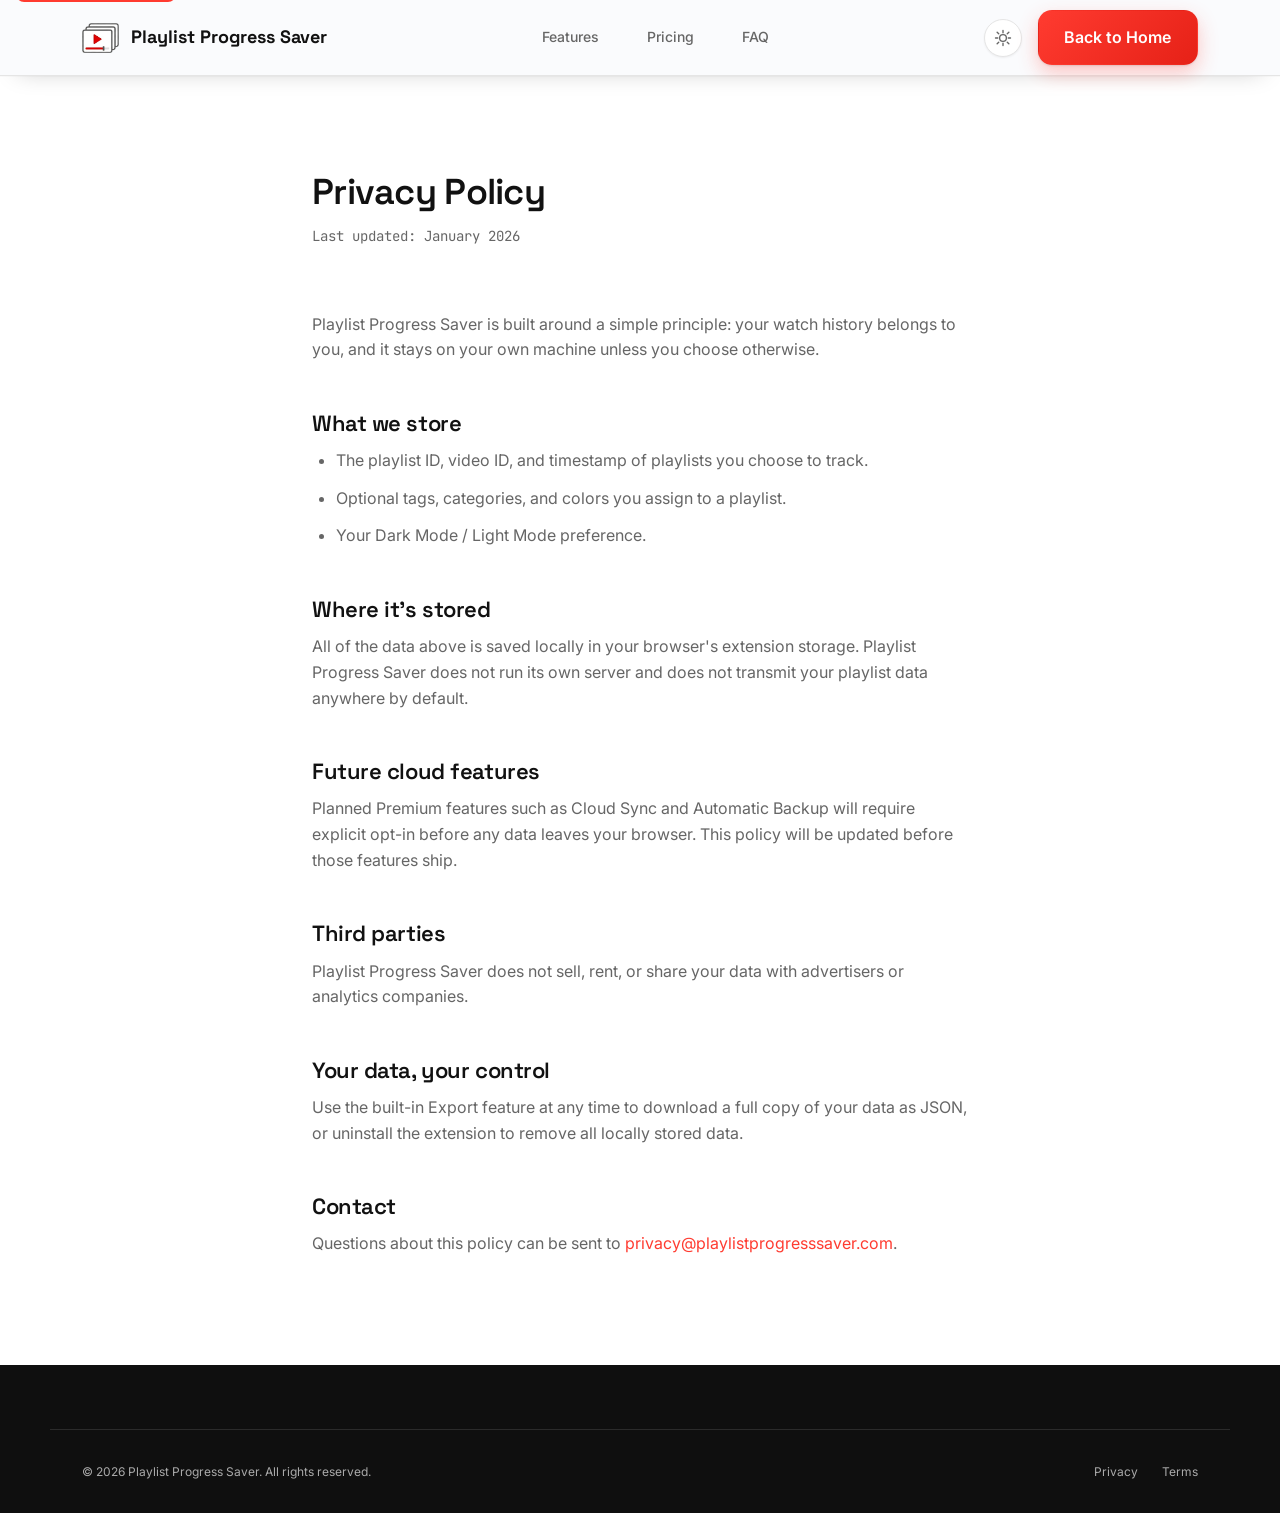
<file: privacy.html>
<!DOCTYPE html>
<html lang="en">
<head>
  <script>
    document.documentElement.classList.add('js');
    (function () {
      try {
        var stored = localStorage.getItem('pps-theme');
        var theme = stored || (window.matchMedia && window.matchMedia('(prefers-color-scheme: dark)').matches ? 'dark' : 'light');
        document.documentElement.setAttribute('data-theme', theme);
        document.documentElement.style.colorScheme = theme;
      } catch (err) {
        document.documentElement.setAttribute('data-theme', 'light');
      }
    })();
  </script>
  <meta charset="UTF-8" />
  <meta name="viewport" content="width=device-width, initial-scale=1.0" />
  <title>Privacy Policy — Playlist Progress Saver</title>
  <meta name="description" content="How Playlist Progress Saver handles your data." />
  <link rel="icon" href="favicon.ico" sizes="any" />
  <link rel="preconnect" href="https://fonts.googleapis.com" />
  <link rel="preconnect" href="https://fonts.gstatic.com" crossorigin />
  <link href="https://fonts.googleapis.com/css2?family=Space+Grotesk:wght@500;600;700&family=Inter:wght@400;500;600;700&family=JetBrains+Mono:wght@400;500&display=swap" rel="stylesheet" />
  <link rel="stylesheet" href="styles.css" />
  <style>
    .legal-main { max-width: 720px; margin-inline: auto; padding: var(--space-12) var(--space-6); }
    .legal-main h1 { font-size: var(--text-3xl); margin-bottom: var(--space-3); }
    .legal-main .updated { color: var(--color-text-secondary); font-family: var(--font-mono); font-size: var(--text-sm); margin-bottom: var(--space-10); }
    .legal-main h2 { font-size: var(--text-xl); margin-top: var(--space-8); margin-bottom: var(--space-3); }
    .legal-main p, .legal-main li { color: var(--color-text-secondary); margin-bottom: var(--space-3); }
    .legal-main ul { padding-left: var(--space-5); list-style: disc; }
  </style>
</head>
<body>
  <a class="skip-link" href="#main-content">Skip to content</a>
  <header class="site-header is-scrolled">
    <div class="container nav-inner">
      <a href="index.html" class="logo">
        <img class="logo-mark" src="assets/images/logo/icon128.png" alt="" width="121" height="99" />
        Playlist Progress Saver
      </a>
      <nav class="nav-links" aria-label="Primary">
        <a href="index.html#features">Features</a>
        <a href="index.html#pricing">Pricing</a>
        <a href="index.html#faq">FAQ</a>
      </nav>
      <div class="nav-actions">
        <button class="theme-toggle" id="theme-toggle" type="button" aria-pressed="false" aria-label="Switch to dark mode" title="Toggle dark mode">
          <svg class="theme-icon theme-icon-sun" width="18" height="18" viewBox="0 0 24 24" fill="none" aria-hidden="true"><circle cx="12" cy="12" r="4.5" stroke="currentColor" stroke-width="1.8"/><path d="M12 2v3M12 19v3M4.2 4.2l2.1 2.1M17.7 17.7l2.1 2.1M2 12h3M19 12h3M4.2 19.8l2.1-2.1M17.7 6.3l2.1-2.1" stroke="currentColor" stroke-width="1.8" stroke-linecap="round"/></svg>
          <svg class="theme-icon theme-icon-moon" width="18" height="18" viewBox="0 0 24 24" fill="none" aria-hidden="true"><path d="M20 14.5A8 8 0 119.5 4a6.5 6.5 0 0010.5 10.5z" stroke="currentColor" stroke-width="1.8" stroke-linejoin="round"/></svg>
        </button>
        <a href="index.html" class="btn btn-primary">Back to Home</a>
      </div>
    </div>
  </header>

  <main id="main-content" class="legal-main">
    <h1>Privacy Policy</h1>
    <p class="updated">Last updated: January 2026</p>

    <p>Playlist Progress Saver is built around a simple principle: your watch history belongs to you, and it stays on your own machine unless you choose otherwise.</p>

    <h2>What we store</h2>
    <ul>
      <li>The playlist ID, video ID, and timestamp of playlists you choose to track.</li>
      <li>Optional tags, categories, and colors you assign to a playlist.</li>
      <li>Your Dark Mode / Light Mode preference.</li>
    </ul>

    <h2>Where it's stored</h2>
    <p>All of the data above is saved locally in your browser's extension storage. Playlist Progress Saver does not run its own server and does not transmit your playlist data anywhere by default.</p>

    <h2>Future cloud features</h2>
    <p>Planned Premium features such as Cloud Sync and Automatic Backup will require explicit opt-in before any data leaves your browser. This policy will be updated before those features ship.</p>

    <h2>Third parties</h2>
    <p>Playlist Progress Saver does not sell, rent, or share your data with advertisers or analytics companies.</p>

    <h2>Your data, your control</h2>
    <p>Use the built-in Export feature at any time to download a full copy of your data as JSON, or uninstall the extension to remove all locally stored data.</p>

    <h2>Contact</h2>
    <p>Questions about this policy can be sent to <a href="mailto:privacy@playlistprogresssaver.com" style="color: var(--color-primary);">privacy@playlistprogresssaver.com</a>.</p>
  </main>

  <footer class="site-footer">
    <div class="container footer-bottom" style="border-top: 1px solid var(--color-dark-border); padding-top: var(--space-6);">
      <span>© <span id="year">2026</span> Playlist Progress Saver. All rights reserved.</span>
      <div class="footer-bottom-links">
        <a href="privacy.html">Privacy</a>
        <a href="terms.html">Terms</a>
      </div>
    </div>
  </footer>
  <script src="script.js"></script>
</body>
</html>
</file>
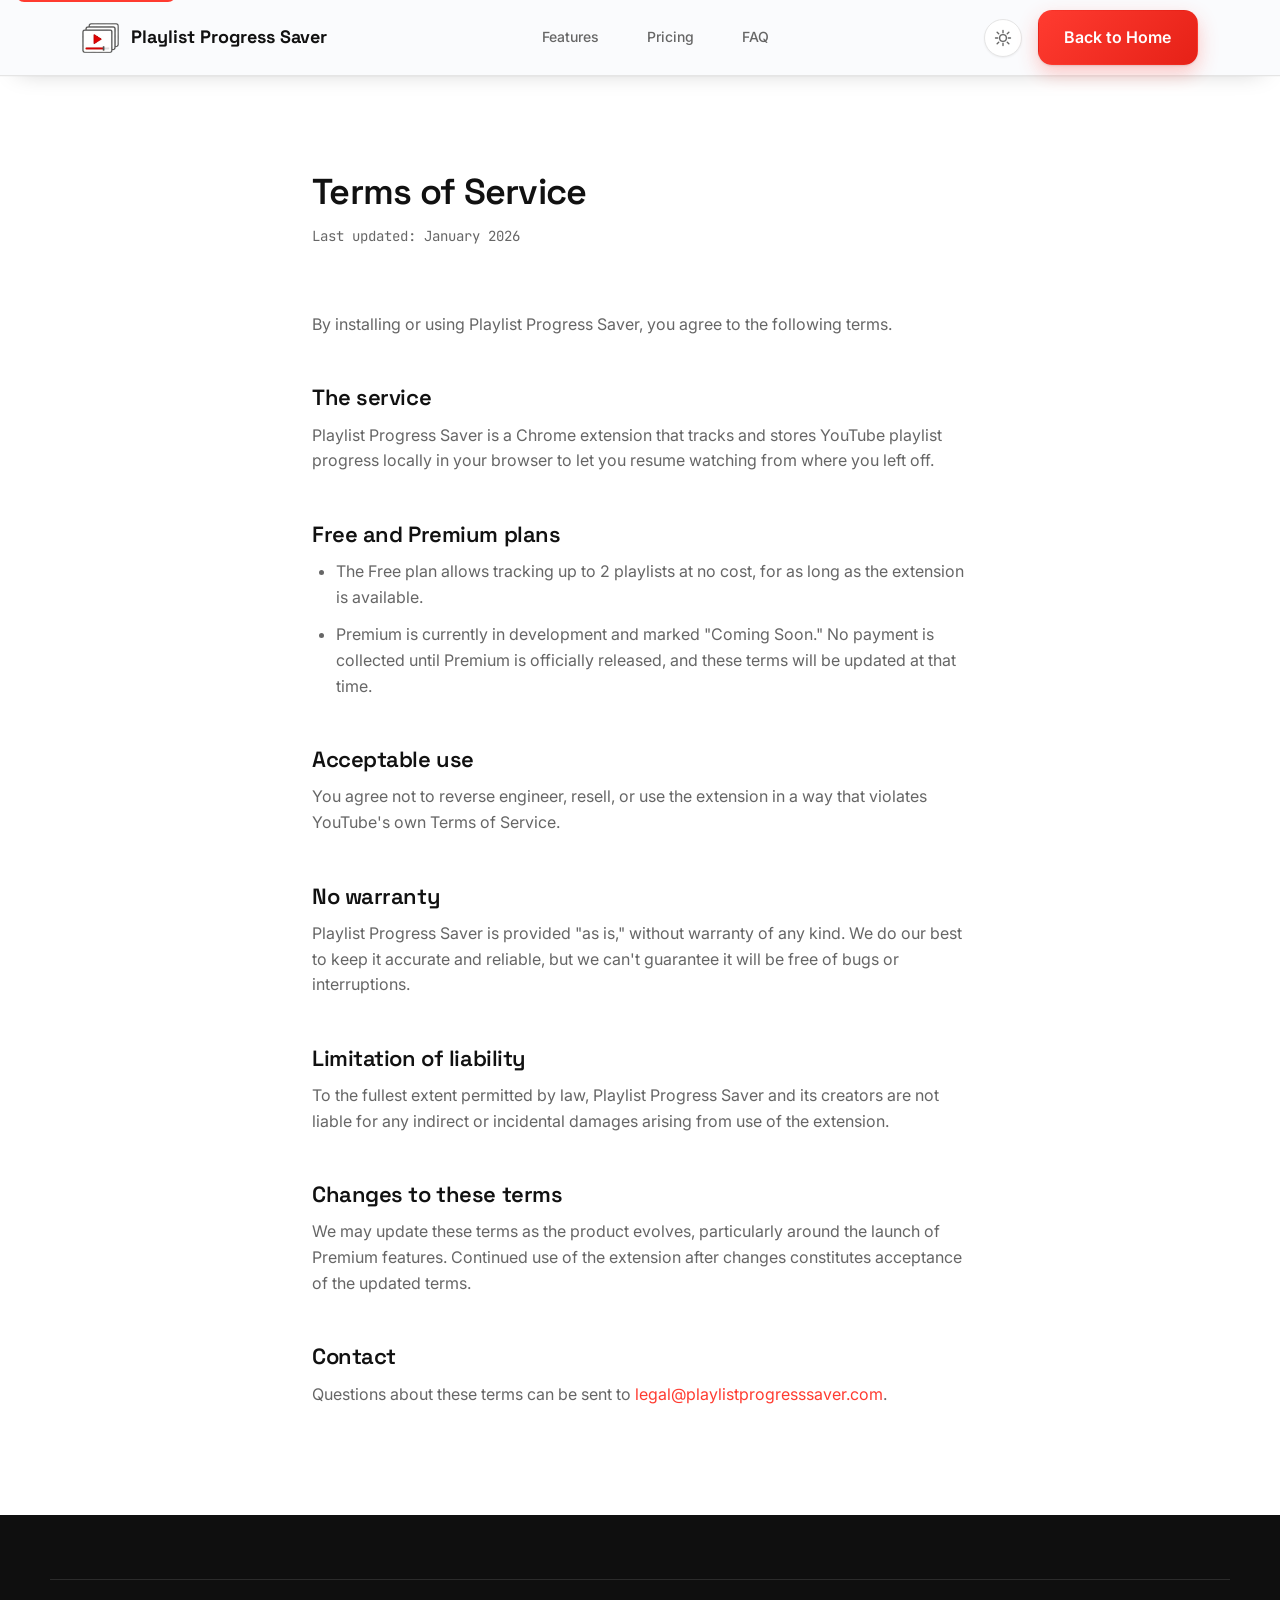
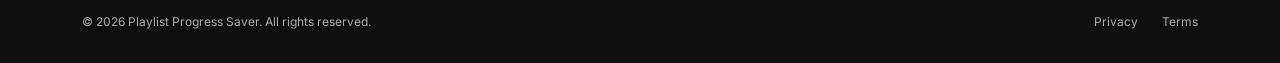
<file: terms.html>
<!DOCTYPE html>
<html lang="en">
<head>
  <script>
    document.documentElement.classList.add('js');
    (function () {
      try {
        var stored = localStorage.getItem('pps-theme');
        var theme = stored || (window.matchMedia && window.matchMedia('(prefers-color-scheme: dark)').matches ? 'dark' : 'light');
        document.documentElement.setAttribute('data-theme', theme);
        document.documentElement.style.colorScheme = theme;
      } catch (err) {
        document.documentElement.setAttribute('data-theme', 'light');
      }
    })();
  </script>
  <meta charset="UTF-8" />
  <meta name="viewport" content="width=device-width, initial-scale=1.0" />
  <title>Terms of Service — Playlist Progress Saver</title>
  <meta name="description" content="Terms of service for using Playlist Progress Saver." />
  <link rel="icon" href="favicon.ico" sizes="any" />
  <link rel="preconnect" href="https://fonts.googleapis.com" />
  <link rel="preconnect" href="https://fonts.gstatic.com" crossorigin />
  <link href="https://fonts.googleapis.com/css2?family=Space+Grotesk:wght@500;600;700&family=Inter:wght@400;500;600;700&family=JetBrains+Mono:wght@400;500&display=swap" rel="stylesheet" />
  <link rel="stylesheet" href="styles.css" />
  <style>
    .legal-main { max-width: 720px; margin-inline: auto; padding: var(--space-12) var(--space-6); }
    .legal-main h1 { font-size: var(--text-3xl); margin-bottom: var(--space-3); }
    .legal-main .updated { color: var(--color-text-secondary); font-family: var(--font-mono); font-size: var(--text-sm); margin-bottom: var(--space-10); }
    .legal-main h2 { font-size: var(--text-xl); margin-top: var(--space-8); margin-bottom: var(--space-3); }
    .legal-main p, .legal-main li { color: var(--color-text-secondary); margin-bottom: var(--space-3); }
    .legal-main ul { padding-left: var(--space-5); list-style: disc; }
  </style>
</head>
<body>
  <a class="skip-link" href="#main-content">Skip to content</a>
  <header class="site-header is-scrolled">
    <div class="container nav-inner">
      <a href="index.html" class="logo">
        <img class="logo-mark" src="assets/images/logo/icon128.png" alt="" width="121" height="99" />
        Playlist Progress Saver
      </a>
      <nav class="nav-links" aria-label="Primary">
        <a href="index.html#features">Features</a>
        <a href="index.html#pricing">Pricing</a>
        <a href="index.html#faq">FAQ</a>
      </nav>
      <div class="nav-actions">
        <button class="theme-toggle" id="theme-toggle" type="button" aria-pressed="false" aria-label="Switch to dark mode" title="Toggle dark mode">
          <svg class="theme-icon theme-icon-sun" width="18" height="18" viewBox="0 0 24 24" fill="none" aria-hidden="true"><circle cx="12" cy="12" r="4.5" stroke="currentColor" stroke-width="1.8"/><path d="M12 2v3M12 19v3M4.2 4.2l2.1 2.1M17.7 17.7l2.1 2.1M2 12h3M19 12h3M4.2 19.8l2.1-2.1M17.7 6.3l2.1-2.1" stroke="currentColor" stroke-width="1.8" stroke-linecap="round"/></svg>
          <svg class="theme-icon theme-icon-moon" width="18" height="18" viewBox="0 0 24 24" fill="none" aria-hidden="true"><path d="M20 14.5A8 8 0 119.5 4a6.5 6.5 0 0010.5 10.5z" stroke="currentColor" stroke-width="1.8" stroke-linejoin="round"/></svg>
        </button>
        <a href="index.html" class="btn btn-primary">Back to Home</a>
      </div>
    </div>
  </header>

  <main id="main-content" class="legal-main">
    <h1>Terms of Service</h1>
    <p class="updated">Last updated: January 2026</p>

    <p>By installing or using Playlist Progress Saver, you agree to the following terms.</p>

    <h2>The service</h2>
    <p>Playlist Progress Saver is a Chrome extension that tracks and stores YouTube playlist progress locally in your browser to let you resume watching from where you left off.</p>

    <h2>Free and Premium plans</h2>
    <ul>
      <li>The Free plan allows tracking up to 2 playlists at no cost, for as long as the extension is available.</li>
      <li>Premium is currently in development and marked "Coming Soon." No payment is collected until Premium is officially released, and these terms will be updated at that time.</li>
    </ul>

    <h2>Acceptable use</h2>
    <p>You agree not to reverse engineer, resell, or use the extension in a way that violates YouTube's own Terms of Service.</p>

    <h2>No warranty</h2>
    <p>Playlist Progress Saver is provided "as is," without warranty of any kind. We do our best to keep it accurate and reliable, but we can't guarantee it will be free of bugs or interruptions.</p>

    <h2>Limitation of liability</h2>
    <p>To the fullest extent permitted by law, Playlist Progress Saver and its creators are not liable for any indirect or incidental damages arising from use of the extension.</p>

    <h2>Changes to these terms</h2>
    <p>We may update these terms as the product evolves, particularly around the launch of Premium features. Continued use of the extension after changes constitutes acceptance of the updated terms.</p>

    <h2>Contact</h2>
    <p>Questions about these terms can be sent to <a href="mailto:legal@playlistprogresssaver.com" style="color: var(--color-primary);">legal@playlistprogresssaver.com</a>.</p>
  </main>

  <footer class="site-footer">
    <div class="container footer-bottom" style="border-top: 1px solid var(--color-dark-border); padding-top: var(--space-6);">
      <span>© <span id="year">2026</span> Playlist Progress Saver. All rights reserved.</span>
      <div class="footer-bottom-links">
        <a href="privacy.html">Privacy</a>
        <a href="terms.html">Terms</a>
      </div>
    </div>
  </footer>
  <script src="script.js"></script>
</body>
</html>
</file>
<file: styles.css>
/* ==========================================================================
   Playlist Progress Saver — Stylesheet
   ========================================================================== */

/* -------------------------------- Tokens -------------------------------- */
:root {
  /* Brand palette — YouTube-inspired red */
  --color-primary: #ff3b30;
  --color-primary-dark: #c81d11;
  --color-accent: #e62117;
  --color-hover: #c81d11;
  --color-success: #22c55e;
  --color-premium: #f59e0b;

  /* Surfaces */
  --color-bg: #ffffff;
  --color-bg-alt: #f7f7f8;
  --color-surface: #ffffff;
  --color-dark-bg: #0f0f0f;
  --color-dark-surface: #181818;
  --color-dark-border: #2b2b2b;

  /* Text */
  --color-text: #111111;
  --color-text-secondary: #666666;
  --color-text-on-dark: #f1f1f1;
  --color-text-on-dark-secondary: #aaaaaa;

  /* Borders */
  --color-border: #e5e5e5;

  /* Header / misc surface tokens (swapped per-theme) */
  --color-header-bg: rgba(248, 250, 252, 0.72);
  --color-icon-bg: #f0f0f0;
  --color-icon-fg: #555555;

  /* Gradients */
  --gradient-primary: linear-gradient(135deg, var(--color-primary) 0%, var(--color-accent) 100%);
  --gradient-premium: linear-gradient(135deg, #f59e0b 0%, #fbbf24 100%);
  --gradient-dark: linear-gradient(180deg, #0f0f0f 0%, #181818 100%);

  /* Typography */
  --font-display: "Space Grotesk", "Segoe UI", sans-serif;
  --font-body: "Inter", "Segoe UI", sans-serif;
  --font-mono: "JetBrains Mono", "SFMono-Regular", Consolas, monospace;

  /* Type scale */
  --text-xs: 0.75rem;
  --text-sm: 0.875rem;
  --text-base: 1rem;
  --text-lg: 1.125rem;
  --text-xl: 1.375rem;
  --text-2xl: 1.75rem;
  --text-3xl: 2.25rem;
  --text-4xl: 3rem;
  --text-5xl: 3.75rem;

  /* Spacing */
  --space-1: 0.25rem;
  --space-2: 0.5rem;
  --space-3: 0.75rem;
  --space-4: 1rem;
  --space-5: 1.5rem;
  --space-6: 2rem;
  --space-8: 3rem;
  --space-10: 4rem;
  --space-12: 6rem;
  --space-16: 8rem;

  /* Radii */
  --radius-sm: 8px;
  --radius-md: 14px;
  --radius-lg: 20px;
  --radius-xl: 28px;
  --radius-full: 999px;

  /* Shadows */
  --shadow-sm: 0 1px 2px rgba(0, 0, 0, 0.06);
  --shadow-md: 0 8px 24px rgba(0, 0, 0, 0.08);
  --shadow-lg: 0 20px 48px rgba(0, 0, 0, 0.12);
  --shadow-glow: 0 0 0 1px rgba(255, 59, 48, 0.08), 0 20px 48px rgba(255, 59, 48, 0.16);

  /* Layout */
  --container-width: 1180px;
  --nav-height: 76px;
  --ease-out: cubic-bezier(0.16, 1, 0.3, 1);

  color-scheme: light;
}

/* ----------------------------- Dark theme -------------------------------
   Everything in the site is built on the tokens above, so re-pointing them
   here is enough to re-theme nav, hero, cards, buttons, FAQ, and screenshots
   in one place. The Pricing, Final CTA, and Footer sections intentionally
   stay on the separate --color-dark-* / --color-text-on-dark* tokens in both
   themes — that's an always-dark accent band by design, not a bug, so it
   never goes "wrong-colored" when the toggle flips.
   ------------------------------------------------------------------------ */
html[data-theme="dark"] {
  color-scheme: dark;

  --color-bg: #0f0f0f;
  --color-bg-alt: #161616;
  --color-surface: #1a1a1c;
  --color-text: #f1f1f1;
  --color-text-secondary: #a3a3a3;
  --color-border: #2b2b2d;

  --color-header-bg: rgba(15, 15, 15, 0.78);
  --color-icon-bg: #232325;
  --color-icon-fg: #cfcfcf;

  --shadow-sm: 0 1px 2px rgba(0, 0, 0, 0.4);
  --shadow-md: 0 8px 24px rgba(0, 0, 0, 0.45);
  --shadow-lg: 0 20px 48px rgba(0, 0, 0, 0.55);
  --shadow-glow: 0 0 0 1px rgba(255, 59, 48, 0.14), 0 20px 48px rgba(255, 59, 48, 0.22);
}

/* -------------------------------- Reset -------------------------------- */
*,
*::before,
*::after {
  box-sizing: border-box;
}

html {
  scroll-behavior: smooth;
}

body {
  margin: 0;
  font-family: var(--font-body);
  font-size: var(--text-base);
  line-height: 1.6;
  color: var(--color-text);
  background: var(--color-bg);
  -webkit-font-smoothing: antialiased;
  text-rendering: optimizeLegibility;
  transition: background-color 0.25s var(--ease-out), color 0.25s var(--ease-out);
}

/* Smooth ~250ms theme transition for every themed surface. Elements with a
   more specific transition below (buttons, cards, header) extend this list
   rather than losing it, so hover/scroll animations keep working alongside
   the theme fade. */
*,
*::before,
*::after {
  transition: background-color 0.25s var(--ease-out), border-color 0.25s var(--ease-out),
    color 0.25s var(--ease-out), fill 0.25s var(--ease-out);
}

img {
  max-width: 100%;
  display: block;
}

a {
  color: inherit;
  text-decoration: none;
}

ul {
  list-style: none;
  margin: 0;
  padding: 0;
}

button {
  font-family: inherit;
  cursor: pointer;
}

h1, h2, h3, h4 {
  font-family: var(--font-display);
  font-weight: 600;
  line-height: 1.15;
  letter-spacing: -0.02em;
  margin: 0;
}

p {
  margin: 0;
}

:focus-visible {
  outline: 2px solid var(--color-primary);
  outline-offset: 3px;
  border-radius: 4px;
}

@media (prefers-reduced-motion: reduce) {
  *,
  *::before,
  *::after {
    animation-duration: 0.001ms !important;
    animation-iteration-count: 1 !important;
    transition-duration: 0.001ms !important;
    scroll-behavior: auto !important;
  }
}

/* Skip link for keyboard users */
.skip-link {
  position: absolute;
  top: -48px;
  left: var(--space-4);
  background: var(--color-primary);
  color: #fff;
  padding: var(--space-3) var(--space-5);
  border-radius: var(--radius-sm);
  z-index: 1000;
  transition: top 0.2s var(--ease-out);
}

.skip-link:focus {
  top: var(--space-4);
}

/* -------------------------------- Layout -------------------------------- */
.container {
  width: 100%;
  max-width: var(--container-width);
  margin-inline: auto;
  padding-inline: var(--space-6);
}

section {
  position: relative;
}

.eyebrow {
  display: inline-flex;
  align-items: center;
  gap: var(--space-2);
  font-family: var(--font-mono);
  font-size: var(--text-xs);
  letter-spacing: 0.08em;
  text-transform: uppercase;
  color: var(--color-primary);
  background: rgba(255, 59, 48, 0.08);
  border: 1px solid rgba(255, 59, 48, 0.14);
  padding: var(--space-2) var(--space-4);
  border-radius: var(--radius-full);
}

.section-heading {
  max-width: 640px;
  margin-inline: auto;
  text-align: center;
  margin-bottom: var(--space-10);
}

.section-heading h2 {
  font-size: var(--text-3xl);
  margin-block: var(--space-4);
}

.section-heading p {
  color: var(--color-text-secondary);
  font-size: var(--text-lg);
}

.section-tag {
  display: block;
}

/* Reveal-on-scroll — visible by default; only hidden once the 'js' class
   confirms the reveal script is actually running, so a JS failure (or a
   screenshot tool that never scrolls) never leaves sections permanently blank. */
.reveal {
  opacity: 1;
  transform: none;
  transition: opacity 0.7s var(--ease-out), transform 0.7s var(--ease-out);
}

html.js .reveal:not(.is-visible) {
  opacity: 0;
  transform: translateY(24px);
}

.reveal.is-visible {
  opacity: 1;
  transform: translateY(0);
}

/* -------------------------------- Buttons -------------------------------- */
.btn {
  display: inline-flex;
  align-items: center;
  justify-content: center;
  gap: var(--space-2);
  font-family: var(--font-body);
  font-weight: 600;
  font-size: var(--text-base);
  padding: 0.85rem 1.6rem;
  border-radius: var(--radius-md);
  border: 1px solid transparent;
  transition: transform 0.2s var(--ease-out), box-shadow 0.2s var(--ease-out), background 0.2s var(--ease-out),
    color 0.2s var(--ease-out), border-color 0.2s var(--ease-out);
  white-space: nowrap;
}

.btn-primary {
  background: var(--gradient-primary);
  color: #fff;
  box-shadow: 0 1px 2px rgba(0, 0, 0, 0.1), 0 8px 20px rgba(255, 59, 48, 0.28);
}

.btn-primary:hover {
  background: var(--color-hover);
  transform: translateY(-2px);
  box-shadow: 0 4px 8px rgba(0, 0, 0, 0.12), 0 14px 30px rgba(255, 59, 48, 0.36);
}

.btn-primary:active {
  transform: translateY(0);
}

.btn-secondary {
  background: var(--color-surface);
  color: var(--color-text);
  border-color: var(--color-border);
  box-shadow: var(--shadow-sm);
}

.btn-secondary:hover {
  transform: translateY(-2px);
  box-shadow: var(--shadow-md);
  border-color: var(--color-text-secondary);
}

.btn-ghost {
  background: transparent;
  color: var(--color-text-on-dark);
  border-color: rgba(248, 250, 252, 0.18);
}

.btn-ghost:hover {
  background: rgba(248, 250, 252, 0.08);
}

.btn-premium {
  background: var(--gradient-premium);
  color: #1a1200;
  box-shadow: 0 8px 20px rgba(245, 158, 11, 0.3);
}

.btn-premium:hover {
  transform: translateY(-2px);
  box-shadow: 0 14px 30px rgba(245, 158, 11, 0.4);
}

.btn-block {
  width: 100%;
}

.btn[disabled],
.btn.is-disabled {
  opacity: 0.6;
  cursor: not-allowed;
  transform: none !important;
}

/* ------------------------------ Navigation ------------------------------ */
.site-header {
  position: sticky;
  top: 0;
  z-index: 100;
  height: var(--nav-height);
  display: flex;
  align-items: center;
  background: var(--color-header-bg);
  backdrop-filter: blur(14px) saturate(160%);
  -webkit-backdrop-filter: blur(14px) saturate(160%);
  border-bottom: 1px solid transparent;
  transition: border-color 0.3s var(--ease-out), box-shadow 0.3s var(--ease-out),
    background-color 0.3s var(--ease-out);
}

.site-header.is-scrolled {
  border-bottom-color: var(--color-border);
  box-shadow: 0 1px 0 rgba(0, 0, 0, 0.02), 0 12px 24px -18px rgba(0, 0, 0, 0.25);
}

.nav-inner {
  display: flex;
  align-items: center;
  justify-content: space-between;
  width: 100%;
}

.logo {
  display: flex;
  align-items: center;
  gap: var(--space-3);
  font-family: var(--font-display);
  font-weight: 700;
  font-size: var(--text-lg);
  color: var(--color-text);
}

.logo-mark {
  height: 30px;
  width: auto;
  flex-shrink: 0;
}

.nav-links {
  display: flex;
  align-items: center;
  gap: var(--space-8);
}

.nav-links a {
  font-size: var(--text-sm);
  font-weight: 500;
  color: var(--color-text-secondary);
  transition: color 0.2s var(--ease-out);
  position: relative;
}

.nav-links a:hover {
  color: var(--color-text);
}

.nav-links a::after {
  content: "";
  position: absolute;
  left: 0;
  bottom: -6px;
  width: 0;
  height: 2px;
  background: var(--color-primary);
  transition: width 0.25s var(--ease-out);
}

.nav-links a:hover::after {
  width: 100%;
}

.nav-actions {
  display: flex;
  align-items: center;
  gap: var(--space-4);
}

.theme-toggle {
  display: inline-flex;
  align-items: center;
  justify-content: center;
  width: 38px;
  height: 38px;
  flex-shrink: 0;
  border-radius: 50%;
  background: var(--color-surface);
  border: 1px solid var(--color-border);
  color: var(--color-text-secondary);
  box-shadow: var(--shadow-sm);
  transition: transform 0.25s var(--ease-out), box-shadow 0.25s var(--ease-out),
    background-color 0.25s var(--ease-out), border-color 0.25s var(--ease-out), color 0.25s var(--ease-out);
}

.theme-toggle:hover {
  transform: translateY(-2px);
  box-shadow: var(--shadow-md);
  color: var(--color-primary);
}

.theme-icon-moon {
  display: none;
}

html[data-theme="dark"] .theme-icon-sun {
  display: none;
}

html[data-theme="dark"] .theme-icon-moon {
  display: block;
}

.nav-toggle {
  display: none;
  background: none;
  border: none;
  padding: var(--space-2);
}

.nav-toggle-bar {
  display: block;
  width: 22px;
  height: 2px;
  background: var(--color-text);
  margin: 5px 0;
  transition: transform 0.25s var(--ease-out), opacity 0.25s var(--ease-out);
}

/* ---------------------------------- Hero --------------------------------- */
.hero {
  padding-block: var(--space-16) var(--space-12);
  overflow: hidden;
  background:
    radial-gradient(60% 50% at 82% 8%, rgba(255, 59, 48, 0.10), transparent 60%),
    radial-gradient(50% 40% at 8% 90%, rgba(245, 158, 11, 0.08), transparent 60%);
}

.hero-inner {
  display: grid;
  grid-template-columns: 1.05fr 0.95fr;
  gap: var(--space-10);
  align-items: center;
}

.hero-copy h1 {
  font-size: clamp(2.4rem, 4vw, var(--text-5xl));
  margin-bottom: var(--space-5);
}

.hero-copy .highlight {
  background: var(--gradient-primary);
  -webkit-background-clip: text;
  background-clip: text;
  color: transparent;
}

.hero-copy p.lead {
  font-size: var(--text-lg);
  color: var(--color-text-secondary);
  max-width: 480px;
  margin-bottom: var(--space-8);
}

.hero-actions {
  display: flex;
  align-items: center;
  gap: var(--space-4);
  flex-wrap: wrap;
  margin-bottom: var(--space-8);
}

.hero-meta {
  display: flex;
  align-items: center;
  gap: var(--space-5);
  font-size: var(--text-sm);
  color: var(--color-text-secondary);
}

.hero-meta strong {
  color: var(--color-text);
}

.stars {
  color: var(--color-premium);
  letter-spacing: 2px;
}

/* --- Hero screenshot frame --- */
.hero-visual {
  position: relative;
  display: flex;
  justify-content: center;
}

.hero-shot {
  width: 100%;
  max-width: 560px;
  border-radius: var(--radius-lg);
  background: var(--color-surface);
  border: 1px solid var(--color-border);
  box-shadow: var(--shadow-lg);
  overflow: hidden;
  animation: float 7s ease-in-out infinite;
  transition: transform 0.35s var(--ease-out), box-shadow 0.35s var(--ease-out),
    background-color 0.25s var(--ease-out), border-color 0.25s var(--ease-out);
}

.hero-shot:hover {
  box-shadow: var(--shadow-glow);
}

@keyframes float {
  0%, 100% { transform: translateY(0); }
  50% { transform: translateY(-10px); }
}

.hero-shot img {
  display: block;
  width: 100%;
  height: auto;
  transition: transform 0.4s var(--ease-out);
}

.hero-shot:hover img {
  transform: scale(1.015);
}

.timestamp-chip {
  font-family: var(--font-mono);
  font-size: var(--text-xs);
  color: var(--color-premium);
  background: rgba(245, 158, 11, 0.12);
  border: 1px solid rgba(245, 158, 11, 0.24);
  padding: var(--space-1) var(--space-3);
  border-radius: var(--radius-full);
}

/* -------------------------------- Logo strip ----------------------------- */
.trust-strip {
  padding-block: var(--space-8);
  border-top: 1px solid var(--color-border);
  border-bottom: 1px solid var(--color-border);
}

.trust-strip .container {
  display: flex;
  align-items: center;
  justify-content: space-between;
  flex-wrap: wrap;
  gap: var(--space-6);
}

.trust-strip p {
  font-size: var(--text-sm);
  color: var(--color-text-secondary);
  font-family: var(--font-mono);
}

.trust-audiences {
  display: flex;
  gap: var(--space-6);
  flex-wrap: wrap;
  font-size: var(--text-sm);
  font-weight: 500;
  color: var(--color-text-secondary);
}

/* -------------------------------- Problem -------------------------------- */
.problem {
  padding-block: var(--space-12);
}

.problem-grid {
  display: grid;
  grid-template-columns: repeat(3, 1fr);
  gap: var(--space-6);
}

.problem-card {
  background: var(--color-surface);
  border: 1px solid var(--color-border);
  border-radius: var(--radius-lg);
  padding: var(--space-6);
  transition: transform 0.25s var(--ease-out), box-shadow 0.25s var(--ease-out),
    background-color 0.25s var(--ease-out), border-color 0.25s var(--ease-out), color 0.25s var(--ease-out);
}

.problem-card:hover {
  transform: translateY(-4px);
  box-shadow: var(--shadow-md);
}

.problem-icon {
  width: 44px;
  height: 44px;
  border-radius: var(--radius-sm);
  background: var(--color-icon-bg);
  color: var(--color-icon-fg);
  display: flex;
  align-items: center;
  justify-content: center;
  margin-bottom: var(--space-4);
}

.problem-card h3 {
  font-size: var(--text-lg);
  margin-bottom: var(--space-2);
}

.problem-card p {
  color: var(--color-text-secondary);
  font-size: var(--text-sm);
}

/* -------------------------------- Features -------------------------------- */
.features {
  padding-block: var(--space-12);
  background: var(--color-bg-alt);
}

.features-grid {
  display: grid;
  grid-template-columns: repeat(3, 1fr);
  gap: var(--space-5);
}

.feature-card {
  background: var(--color-surface);
  border: 1px solid var(--color-border);
  border-radius: var(--radius-lg);
  padding: var(--space-6);
  transition: transform 0.25s var(--ease-out), box-shadow 0.25s var(--ease-out), border-color 0.25s var(--ease-out),
    background-color 0.25s var(--ease-out), color 0.25s var(--ease-out);
}

.feature-card:hover {
  transform: translateY(-4px);
  box-shadow: var(--shadow-md);
  border-color: rgba(255, 59, 48, 0.25);
}

.feature-icon {
  width: 48px;
  height: 48px;
  border-radius: var(--radius-sm);
  background: var(--gradient-primary);
  color: #fff;
  display: flex;
  align-items: center;
  justify-content: center;
  margin-bottom: var(--space-5);
  box-shadow: 0 8px 18px rgba(255, 59, 48, 0.25);
}

.feature-card h3 {
  font-size: var(--text-lg);
  margin-bottom: var(--space-2);
}

.feature-card p {
  color: var(--color-text-secondary);
  font-size: var(--text-sm);
}

/* ------------------------------ How it works ------------------------------ */
.how-it-works {
  padding-block: var(--space-12);
}

.steps-grid {
  display: grid;
  grid-template-columns: repeat(4, 1fr);
  gap: var(--space-5);
  position: relative;
}

.step-card {
  position: relative;
  background: var(--color-surface);
  border: 1px solid var(--color-border);
  border-radius: var(--radius-lg);
  padding: var(--space-6) var(--space-5);
  text-align: left;
}

.step-index {
  font-family: var(--font-mono);
  font-size: var(--text-xs);
  color: var(--color-primary);
  background: rgba(255, 59, 48, 0.08);
  width: 32px;
  height: 32px;
  border-radius: 50%;
  display: flex;
  align-items: center;
  justify-content: center;
  margin-bottom: var(--space-4);
}

.step-card h3 {
  font-size: var(--text-base);
  margin-bottom: var(--space-2);
}

.step-card p {
  color: var(--color-text-secondary);
  font-size: var(--text-sm);
}

.step-connector {
  display: none;
}

/* -------------------------------- Pricing -------------------------------- */
.pricing {
  padding-block: var(--space-12);
  background: var(--color-dark-bg);
  color: var(--color-text-on-dark);
}

.pricing .section-heading p {
  color: var(--color-text-on-dark-secondary);
}

.pricing-grid {
  display: grid;
  grid-template-columns: repeat(2, 1fr);
  gap: var(--space-6);
  max-width: 900px;
  margin-inline: auto;
}

.price-card {
  background: var(--color-dark-surface);
  border: 1px solid var(--color-dark-border);
  border-radius: var(--radius-xl);
  padding: var(--space-8);
  display: flex;
  flex-direction: column;
}

.price-card.is-premium {
  border-color: rgba(245, 158, 11, 0.4);
  background: linear-gradient(180deg, rgba(245, 158, 11, 0.08), var(--color-dark-surface) 40%);
  position: relative;
  box-shadow: 0 30px 60px rgba(245, 158, 11, 0.12);
}

.premium-badge {
  position: absolute;
  top: var(--space-6);
  right: var(--space-6);
  font-family: var(--font-mono);
  font-size: var(--text-xs);
  letter-spacing: 0.06em;
  text-transform: uppercase;
  background: var(--gradient-premium);
  color: #1a1200;
  padding: var(--space-1) var(--space-3);
  border-radius: var(--radius-full);
}

.price-plan-name {
  font-family: var(--font-mono);
  font-size: var(--text-sm);
  color: var(--color-text-on-dark-secondary);
  text-transform: uppercase;
  letter-spacing: 0.08em;
}

.price-value {
  font-family: var(--font-display);
  font-size: var(--text-4xl);
  margin-block: var(--space-3) var(--space-1);
}

.price-value span {
  font-size: var(--text-base);
  font-weight: 400;
  color: var(--color-text-on-dark-secondary);
}

.price-note {
  color: var(--color-text-on-dark-secondary);
  font-size: var(--text-sm);
  margin-bottom: var(--space-6);
}

.price-features {
  margin-bottom: var(--space-8);
  flex-grow: 1;
}

.price-features li {
  display: flex;
  align-items: flex-start;
  gap: var(--space-3);
  font-size: var(--text-sm);
  padding-block: var(--space-2);
  color: var(--color-text-on-dark-secondary);
}

.price-features li strong {
  color: var(--color-text-on-dark);
  font-weight: 500;
}

.price-features svg {
  flex-shrink: 0;
  margin-top: 2px;
  color: var(--color-success);
}

.price-features li.is-future svg {
  color: var(--color-premium);
}

/* ------------------------------- Screenshots ------------------------------- */
.screenshots {
  padding-block: var(--space-12);
}

.screens-grid {
  display: grid;
  grid-template-columns: repeat(2, 1fr);
  gap: var(--space-6);
}

/* Odd one out on the last row (9 cards / 2 cols) spans centered rather than
   stretching full-width, so the grid never looks lopsided. */
.screens-grid .screen-card:last-child:nth-child(odd) {
  grid-column: 1 / -1;
  max-width: calc(50% - var(--space-3));
  margin-inline: auto;
}

.screen-card {
  border-radius: var(--radius-lg);
  overflow: hidden;
  border: 1px solid var(--color-border);
  background: var(--color-surface);
  box-shadow: var(--shadow-sm);
  transition: box-shadow 0.25s var(--ease-out), transform 0.25s var(--ease-out),
    background-color 0.25s var(--ease-out), border-color 0.25s var(--ease-out);
}

.screen-card:hover {
  transform: translateY(-4px);
  box-shadow: var(--shadow-md);
}

.screen-body {
  aspect-ratio: 3 / 2;
  background: var(--color-bg-alt);
  display: flex;
  align-items: center;
  justify-content: center;
  overflow: hidden;
}

.screen-body img {
  display: block;
  width: 100%;
  height: 100%;
  object-fit: cover;
  transition: transform 0.4s var(--ease-out);
}

.screen-card:hover .screen-body img {
  transform: scale(1.03);
}

.screen-caption {
  padding: var(--space-4) var(--space-5);
  font-size: var(--text-sm);
  color: var(--color-text-secondary);
  border-top: 1px solid var(--color-border);
}

.screen-caption strong {
  display: block;
  color: var(--color-text);
  font-size: var(--text-base);
  margin-bottom: var(--space-1);
}

/* -------------------------------- FAQ -------------------------------- */
.faq {
  padding-block: var(--space-12);
  background: var(--color-bg-alt);
}

.faq-list {
  max-width: 720px;
  margin-inline: auto;
  display: flex;
  flex-direction: column;
  gap: var(--space-3);
}

.faq-item {
  background: var(--color-surface);
  border: 1px solid var(--color-border);
  border-radius: var(--radius-md);
  overflow: hidden;
}

.faq-question {
  width: 100%;
  display: flex;
  align-items: center;
  justify-content: space-between;
  gap: var(--space-4);
  background: none;
  border: none;
  text-align: left;
  padding: var(--space-5);
  font-family: var(--font-body);
  font-weight: 600;
  font-size: var(--text-base);
  color: var(--color-text);
}

.faq-icon {
  flex-shrink: 0;
  transition: transform 0.25s var(--ease-out);
}

.faq-item.is-open .faq-icon {
  transform: rotate(45deg);
}

.faq-answer {
  max-height: 0;
  overflow: hidden;
  transition: max-height 0.3s var(--ease-out);
}

.faq-answer p {
  padding: 0 var(--space-5) var(--space-5);
  color: var(--color-text-secondary);
  font-size: var(--text-sm);
}

/* -------------------------------- Final CTA -------------------------------- */
.final-cta {
  padding-block: var(--space-12);
}

.final-cta-inner {
  background: var(--gradient-dark);
  border-radius: var(--radius-xl);
  padding: var(--space-12) var(--space-8);
  text-align: center;
  color: var(--color-text-on-dark);
  position: relative;
  overflow: hidden;
}

.final-cta-inner::before {
  content: "";
  position: absolute;
  inset: 0;
  background: radial-gradient(60% 60% at 50% 0%, rgba(255, 59, 48, 0.35), transparent 70%);
}

.final-cta-inner > * {
  position: relative;
}

.final-cta-inner h2 {
  font-size: var(--text-3xl);
  margin-bottom: var(--space-4);
}

.final-cta-inner p {
  color: var(--color-text-on-dark-secondary);
  max-width: 480px;
  margin-inline: auto var(--space-8);
  font-size: var(--text-lg);
}

.final-cta-actions {
  display: flex;
  justify-content: center;
  gap: var(--space-4);
  flex-wrap: wrap;
}

/* -------------------------------- Footer -------------------------------- */
.site-footer {
  background: var(--color-dark-bg);
  color: var(--color-text-on-dark-secondary);
  padding-block: var(--space-10) var(--space-6);
}

.footer-grid {
  display: grid;
  grid-template-columns: 1.4fr repeat(3, 1fr);
  gap: var(--space-8);
  padding-bottom: var(--space-8);
  border-bottom: 1px solid var(--color-dark-border);
}

.footer-brand .logo {
  color: var(--color-text-on-dark);
  margin-bottom: var(--space-4);
}

.footer-brand p {
  font-size: var(--text-sm);
  max-width: 280px;
}

.footer-col h4 {
  font-family: var(--font-body);
  font-size: var(--text-sm);
  color: var(--color-text-on-dark);
  margin-bottom: var(--space-4);
}

.footer-col ul {
  display: flex;
  flex-direction: column;
  gap: var(--space-3);
}

.footer-col a {
  font-size: var(--text-sm);
  transition: color 0.2s var(--ease-out);
}

.footer-col a:hover {
  color: var(--color-text-on-dark);
}

.footer-bottom {
  display: flex;
  align-items: center;
  justify-content: space-between;
  padding-top: var(--space-6);
  font-size: var(--text-xs);
  flex-wrap: wrap;
  gap: var(--space-3);
}

.footer-bottom-links {
  display: flex;
  gap: var(--space-5);
}

/* ------------------------------ Back to top ------------------------------ */
.back-to-top {
  position: fixed;
  right: var(--space-6);
  bottom: var(--space-6);
  width: 46px;
  height: 46px;
  border-radius: 50%;
  background: var(--color-dark-bg);
  color: #fff;
  border: none;
  display: flex;
  align-items: center;
  justify-content: center;
  box-shadow: var(--shadow-lg);
  opacity: 0;
  visibility: hidden;
  transform: translateY(12px);
  transition: opacity 0.3s var(--ease-out), transform 0.3s var(--ease-out), visibility 0.3s;
  z-index: 90;
}

.back-to-top.is-visible {
  opacity: 1;
  visibility: visible;
  transform: translateY(0);
}

.back-to-top:hover {
  background: var(--color-primary);
}

/* ---------------------------------------------------------------------- */
/*                              Responsive                                 */
/* ---------------------------------------------------------------------- */
@media (max-width: 960px) {
  .problem-grid,
  .features-grid {
    grid-template-columns: repeat(2, 1fr);
  }

  .steps-grid {
    grid-template-columns: repeat(2, 1fr);
  }

  .pricing-grid {
    grid-template-columns: 1fr;
  }

  .screens-grid {
    grid-template-columns: repeat(2, 1fr);
  }

  .footer-grid {
    grid-template-columns: repeat(2, 1fr);
  }
}

@media (max-width: 860px) {
  .hero-inner {
    grid-template-columns: 1fr;
  }

  .hero-visual {
    order: -1;
  }

  .trust-strip .container {
    flex-direction: column;
    align-items: flex-start;
  }
}

@media (max-width: 720px) {
  .nav-links,
  .nav-actions .btn-secondary {
    display: none;
  }

  .nav-toggle {
    display: block;
  }

  .site-header.nav-open .nav-links {
    display: flex;
    position: absolute;
    top: var(--nav-height);
    left: 0;
    right: 0;
    background: var(--color-surface);
    flex-direction: column;
    align-items: flex-start;
    padding: var(--space-6);
    gap: var(--space-5);
    border-bottom: 1px solid var(--color-border);
    box-shadow: var(--shadow-md);
  }

  .problem-grid,
  .features-grid,
  .steps-grid,
  .screens-grid {
    grid-template-columns: 1fr;
  }

  .screens-grid .screen-card:last-child:nth-child(odd) {
    grid-column: auto;
    max-width: none;
    margin-inline: 0;
  }

  .footer-grid {
    grid-template-columns: 1fr;
    gap: var(--space-6);
  }

  .footer-bottom {
    flex-direction: column;
    align-items: flex-start;
  }
}

@media (max-width: 480px) {
  .container {
    padding-inline: var(--space-5);
  }

  .hero {
    padding-block: var(--space-10) var(--space-8);
  }

  .final-cta-inner {
    padding: var(--space-10) var(--space-5);
  }
}
</file>
